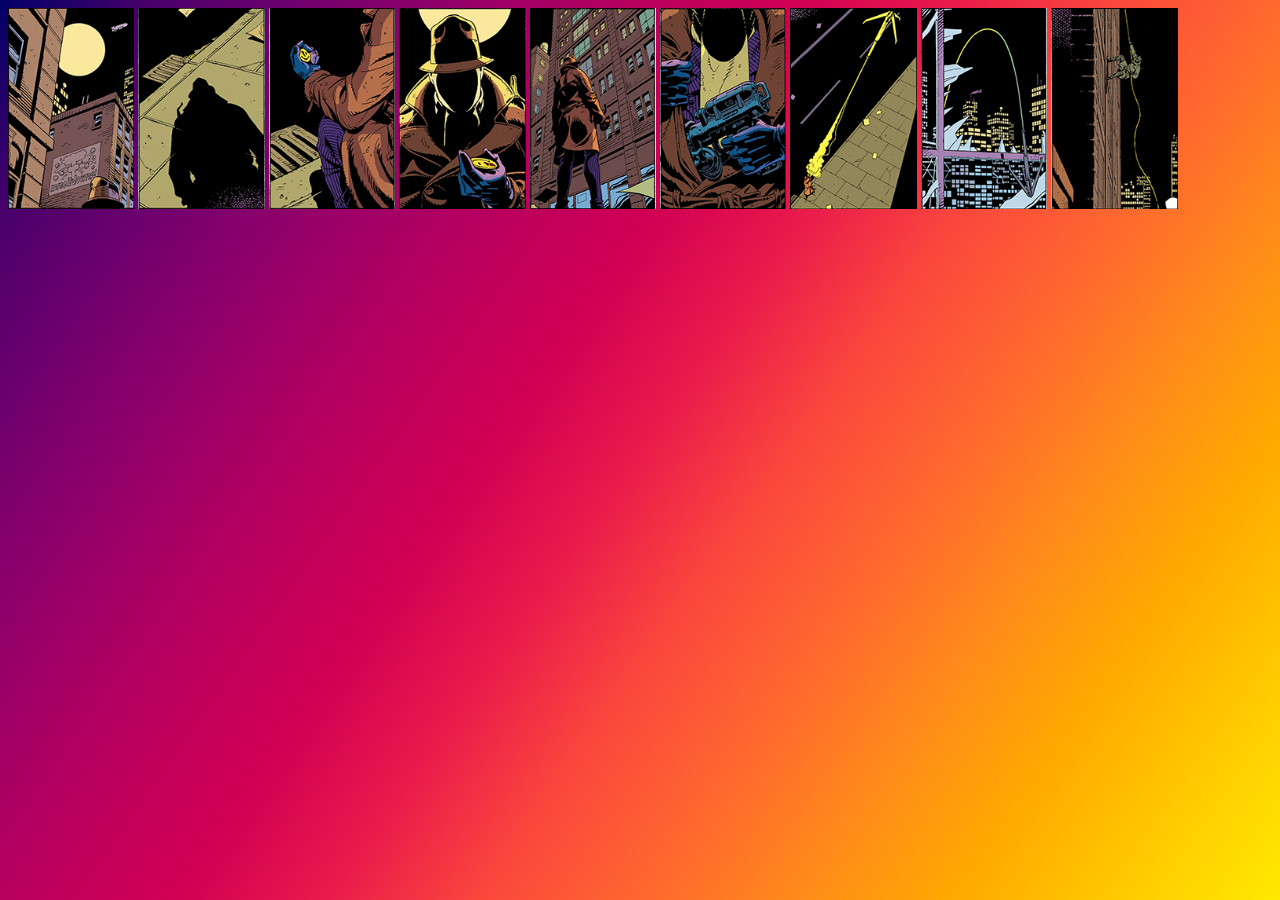
<file: M08UF1006_Jharo_watchmen/index.html>
<!DOCTYPE html>
<html lang="en">
<head>
    <meta charset="UTF-8">
    <meta name="viewport" content="width=device-width, initial-scale=1.0">
    <title>watchem</title>
    <link rel="stylesheet" href="fons.css" media="screen">
    <link rel="stylesheet" href="print.css"media="print">
</head>
<body>
   <img src="img/Watch1.png" alt="">
   <img src="img/Watch2.png" alt="">
   <img src="img/Watch3.png" alt="">
   <img src="img/Watch4.png" alt="">
   <img src="img/Watch5.png" alt="">
   <img src="img/Watch6.png" alt="">
   <img src="img/Watch7.png" alt="">
   <img src="img/Watch8.png" alt="">
   <img src="img/Watch9.png" alt="">
</body>
</html>
</file>
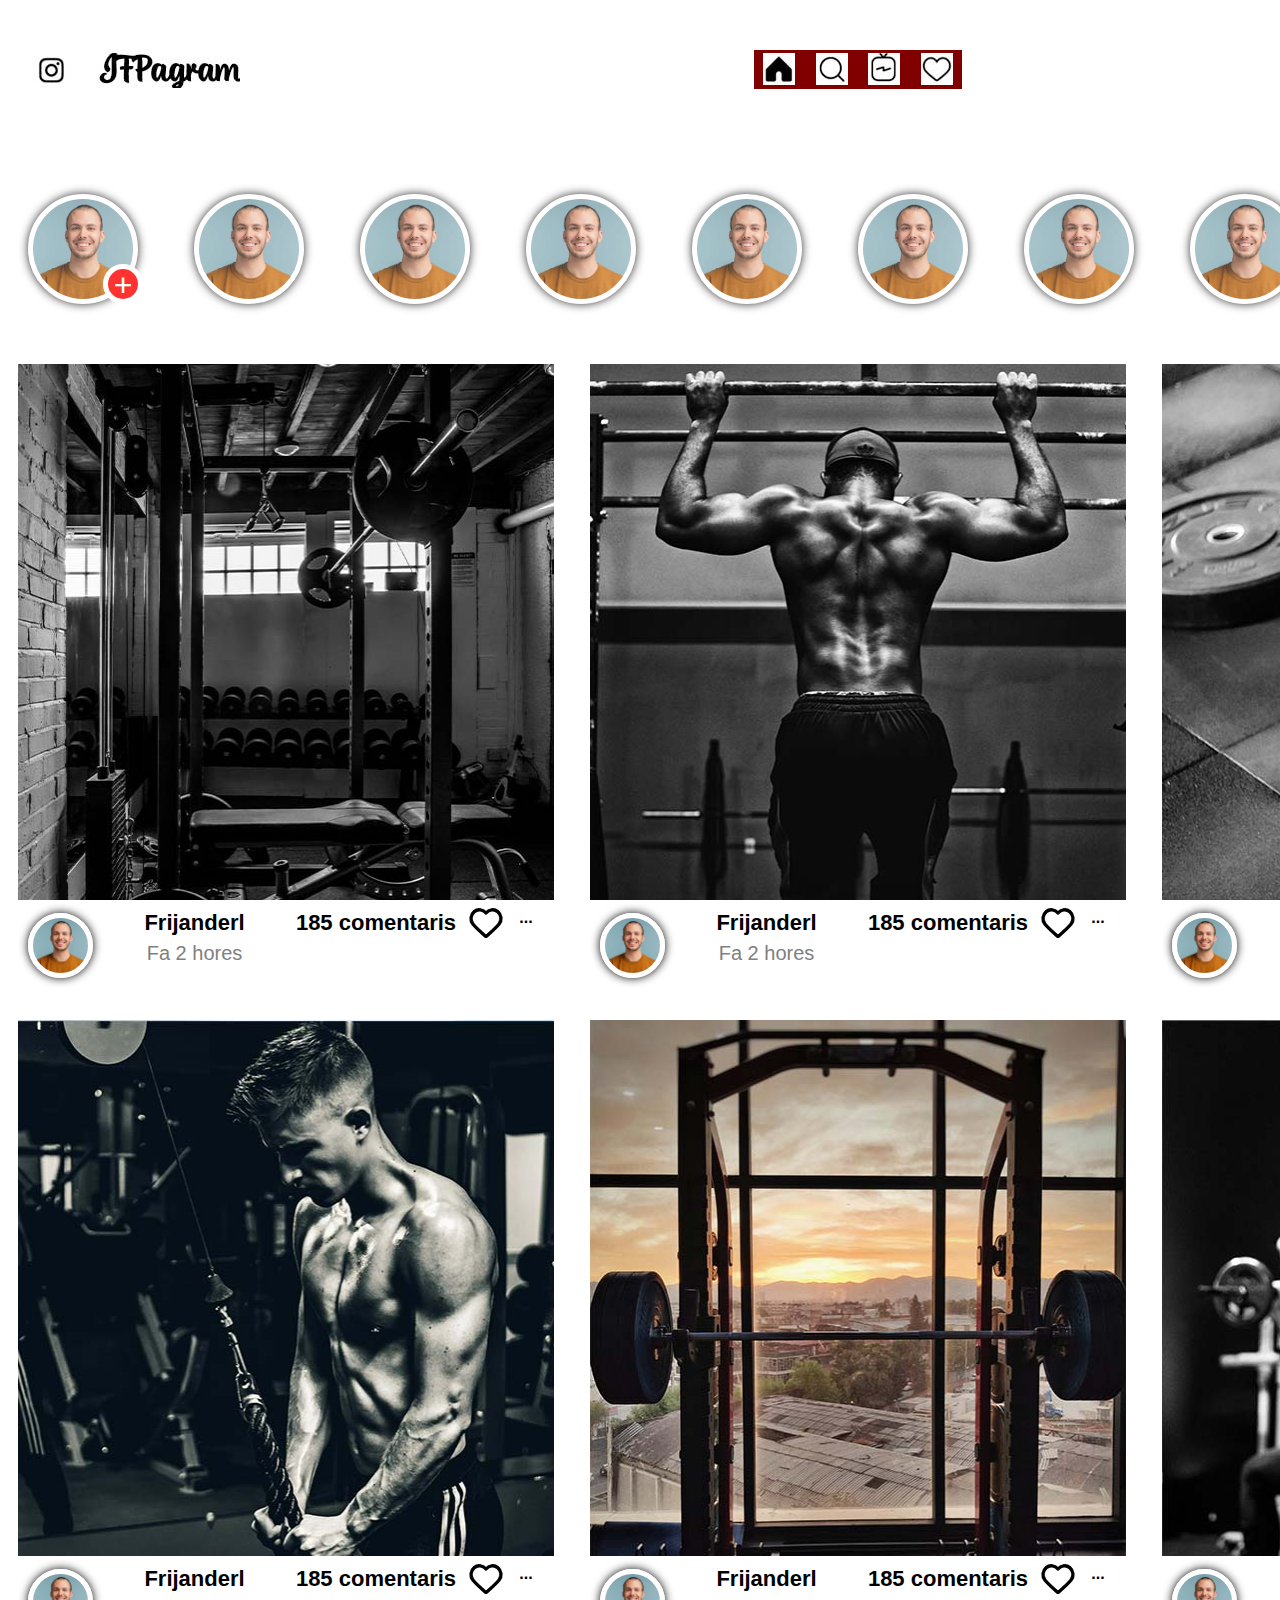
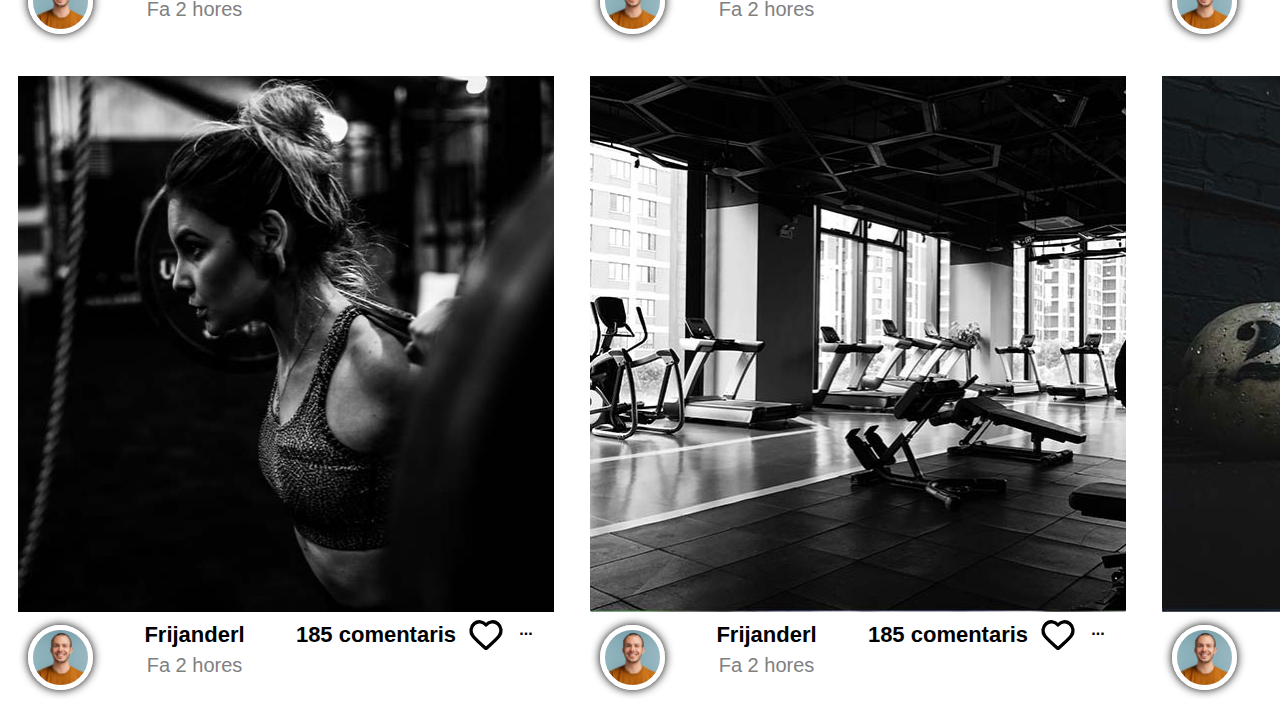
<file: M08UF1007_Jharo_ifpgram/index.html>
<!DOCTYPE html>
<html lang="en">
<head>
    <meta charset="UTF-8">
    <meta name="viewport" content="width=device-width, initial-scale=1.0">
    <title>IFPagram</title>
    <link rel="stylesheet" href="css/reset.css"> 
    <link rel="stylesheet" href="css/style.css">
</head>
<body>
    <header>
        <div class="contenidor">
            <a href="#"><div class="home"></div></a>
            <ul class="menu">
                <a href="#"><li class="inici"></li></a>
                <a href="#"><li class="cerca"></li></a>
                <a href="#"><li class="reels"></li></a>
                <a href="#"><li class="favorits"></li></a>
            </ul>
            <div class="perfil">
                <li class="mensaje"></li>
            </div>
        </div>
    </header>

    <nav>
        <div class="contenidor">
            <div class="circulo"></div>
            <div class="circulo"></div>
            <div class="circulo"></div>
            <div class="circulo"></div>
            <div class="circulo"></div>
            <div class="circulo"></div>
            <div class="circulo"></div>
            <div class="circulo"></div>
            <div class="circulo"></div>
            <div class="circulo"></div>

    </div>
       
    </nav>

    <article>
        <div class="contenidor">
            <div class="entrada">
                <img src="img/images/ifpagram_20.jpg" alt="">
                <div class="reaccions">
                    <div class="esquerra">
                         <div class="fotoautor"></div>
                        <div class="autor">Frijanderl</div>
                        <p class="moment">Fa 2 hores</p>
                    </div>
                    <div class="dreta">
                        <p class="comentari">185 comentaris</p>
                        <div class="like"><svg viewBox="0 0 24 24" fill="none" xmlns="http://www.w3.org/2000/svg"><g id="SVGRepo_bgCarrier" stroke-width="0"></g><g id="SVGRepo_tracerCarrier" stroke-linecap="round" stroke-linejoin="round"></g><g id="SVGRepo_iconCarrier"> <path fill-rule="evenodd" clip-rule="evenodd" d="M12 6.00019C10.2006 3.90317 7.19377 3.2551 4.93923 5.17534C2.68468 7.09558 2.36727 10.3061 4.13778 12.5772C5.60984 14.4654 10.0648 18.4479 11.5249 19.7369C11.6882 19.8811 11.7699 19.9532 11.8652 19.9815C11.9483 20.0062 12.0393 20.0062 12.1225 19.9815C12.2178 19.9532 12.2994 19.8811 12.4628 19.7369C13.9229 18.4479 18.3778 14.4654 19.8499 12.5772C21.6204 10.3061 21.3417 7.07538 19.0484 5.17534C16.7551 3.2753 13.7994 3.90317 12 6.00019Z" stroke="#000000" stroke-width="2" stroke-linecap="round" stroke-linejoin="round"></path> </g></svg></div>
                        <p class="mes">...</p>
                    </div>
                </div>
            </div>
            <div class="entrada">
                <img src="img/images/ifpagram_22.jpg" alt="">
                <div class="reaccions">
                    <div class="esquerra">
                         <div class="fotoautor"></div>
                        <div class="autor">Frijanderl</div>
                        <p class="moment">Fa 2 hores</p>
                    </div>
                    <div class="dreta">
                        <p class="comentari">185 comentaris</p>
                        <div class="like"><svg viewBox="0 0 24 24" fill="none" xmlns="http://www.w3.org/2000/svg"><g id="SVGRepo_bgCarrier" stroke-width="0"></g><g id="SVGRepo_tracerCarrier" stroke-linecap="round" stroke-linejoin="round"></g><g id="SVGRepo_iconCarrier"> <path fill-rule="evenodd" clip-rule="evenodd" d="M12 6.00019C10.2006 3.90317 7.19377 3.2551 4.93923 5.17534C2.68468 7.09558 2.36727 10.3061 4.13778 12.5772C5.60984 14.4654 10.0648 18.4479 11.5249 19.7369C11.6882 19.8811 11.7699 19.9532 11.8652 19.9815C11.9483 20.0062 12.0393 20.0062 12.1225 19.9815C12.2178 19.9532 12.2994 19.8811 12.4628 19.7369C13.9229 18.4479 18.3778 14.4654 19.8499 12.5772C21.6204 10.3061 21.3417 7.07538 19.0484 5.17534C16.7551 3.2753 13.7994 3.90317 12 6.00019Z" stroke="#000000" stroke-width="2" stroke-linecap="round" stroke-linejoin="round"></path> </g></svg></div>
                        <p class="mes">...</p>
                    </div>
                </div>
            </div>


    <div class="entrada">
        <img src="img/images/ifpagram_24.jpg" alt="">
        <div class="reaccions">
            <div class="esquerra">
                 <div class="fotoautor"></div>
                <div class="autor">Frijanderl</div>
                <p class="moment">Fa 2 hores</p>
            </div>
            <div class="dreta">
                <p class="comentari">185 comentaris</p>
                <div class="like"><svg viewBox="0 0 24 24" fill="none" xmlns="http://www.w3.org/2000/svg"><g id="SVGRepo_bgCarrier" stroke-width="0"></g><g id="SVGRepo_tracerCarrier" stroke-linecap="round" stroke-linejoin="round"></g><g id="SVGRepo_iconCarrier"> <path fill-rule="evenodd" clip-rule="evenodd" d="M12 6.00019C10.2006 3.90317 7.19377 3.2551 4.93923 5.17534C2.68468 7.09558 2.36727 10.3061 4.13778 12.5772C5.60984 14.4654 10.0648 18.4479 11.5249 19.7369C11.6882 19.8811 11.7699 19.9532 11.8652 19.9815C11.9483 20.0062 12.0393 20.0062 12.1225 19.9815C12.2178 19.9532 12.2994 19.8811 12.4628 19.7369C13.9229 18.4479 18.3778 14.4654 19.8499 12.5772C21.6204 10.3061 21.3417 7.07538 19.0484 5.17534C16.7551 3.2753 13.7994 3.90317 12 6.00019Z" stroke="#000000" stroke-width="2" stroke-linecap="round" stroke-linejoin="round"></path> </g></svg></div>
                <p class="mes">...</p>
            </div>
    </div>
</div>
<div class="entrada">
    <img src="img/images/ifpagram_38.jpg" alt="">
    <div class="reaccions">
        <div class="esquerra">
             <div class="fotoautor"></div>
            <div class="autor">Frijanderl</div>
            <p class="moment">Fa 2 hores</p>
        </div>
        <div class="dreta">
            <p class="comentari">185 comentaris</p>
            <div class="like"><svg viewBox="0 0 24 24" fill="none" xmlns="http://www.w3.org/2000/svg"><g id="SVGRepo_bgCarrier" stroke-width="0"></g><g id="SVGRepo_tracerCarrier" stroke-linecap="round" stroke-linejoin="round"></g><g id="SVGRepo_iconCarrier"> <path fill-rule="evenodd" clip-rule="evenodd" d="M12 6.00019C10.2006 3.90317 7.19377 3.2551 4.93923 5.17534C2.68468 7.09558 2.36727 10.3061 4.13778 12.5772C5.60984 14.4654 10.0648 18.4479 11.5249 19.7369C11.6882 19.8811 11.7699 19.9532 11.8652 19.9815C11.9483 20.0062 12.0393 20.0062 12.1225 19.9815C12.2178 19.9532 12.2994 19.8811 12.4628 19.7369C13.9229 18.4479 18.3778 14.4654 19.8499 12.5772C21.6204 10.3061 21.3417 7.07538 19.0484 5.17534C16.7551 3.2753 13.7994 3.90317 12 6.00019Z" stroke="#000000" stroke-width="2" stroke-linecap="round" stroke-linejoin="round"></path> </g></svg></div>
            <p class="mes">...</p>
        </div>
</div>
</div>
<div class="entrada">
    <img src="img/images/ifpagram_40.jpg" alt="">
    <div class="reaccions">
        <div class="esquerra">
             <div class="fotoautor"></div>
            <div class="autor">Frijanderl</div>
            <p class="moment">Fa 2 hores</p>
        </div>
        <div class="dreta">
            <p class="comentari">185 comentaris</p>
            <div class="like"><svg viewBox="0 0 24 24" fill="none" xmlns="http://www.w3.org/2000/svg"><g id="SVGRepo_bgCarrier" stroke-width="0"></g><g id="SVGRepo_tracerCarrier" stroke-linecap="round" stroke-linejoin="round"></g><g id="SVGRepo_iconCarrier"> <path fill-rule="evenodd" clip-rule="evenodd" d="M12 6.00019C10.2006 3.90317 7.19377 3.2551 4.93923 5.17534C2.68468 7.09558 2.36727 10.3061 4.13778 12.5772C5.60984 14.4654 10.0648 18.4479 11.5249 19.7369C11.6882 19.8811 11.7699 19.9532 11.8652 19.9815C11.9483 20.0062 12.0393 20.0062 12.1225 19.9815C12.2178 19.9532 12.2994 19.8811 12.4628 19.7369C13.9229 18.4479 18.3778 14.4654 19.8499 12.5772C21.6204 10.3061 21.3417 7.07538 19.0484 5.17534C16.7551 3.2753 13.7994 3.90317 12 6.00019Z" stroke="#000000" stroke-width="2" stroke-linecap="round" stroke-linejoin="round"></path> </g></svg></div>
            <p class="mes">...</p>
        </div>
</div>
</div>
<div class="entrada">
    <img src="img/images/ifpagram_42.jpg" alt="">
    <div class="reaccions">
        <div class="esquerra">
             <div class="fotoautor"></div>
            <div class="autor">Frijanderl</div>
            <p class="moment">Fa 2 hores</p>
        </div>
        <div class="dreta">
            <p class="comentari">185 comentaris</p>
            <div class="like"><svg viewBox="0 0 24 24" fill="none" xmlns="http://www.w3.org/2000/svg"><g id="SVGRepo_bgCarrier" stroke-width="0"></g><g id="SVGRepo_tracerCarrier" stroke-linecap="round" stroke-linejoin="round"></g><g id="SVGRepo_iconCarrier"> <path fill-rule="evenodd" clip-rule="evenodd" d="M12 6.00019C10.2006 3.90317 7.19377 3.2551 4.93923 5.17534C2.68468 7.09558 2.36727 10.3061 4.13778 12.5772C5.60984 14.4654 10.0648 18.4479 11.5249 19.7369C11.6882 19.8811 11.7699 19.9532 11.8652 19.9815C11.9483 20.0062 12.0393 20.0062 12.1225 19.9815C12.2178 19.9532 12.2994 19.8811 12.4628 19.7369C13.9229 18.4479 18.3778 14.4654 19.8499 12.5772C21.6204 10.3061 21.3417 7.07538 19.0484 5.17534C16.7551 3.2753 13.7994 3.90317 12 6.00019Z" stroke="#000000" stroke-width="2" stroke-linecap="round" stroke-linejoin="round"></path> </g></svg></div>
            <p class="mes">...</p>
        </div>
</div>
</div>
<div class="entrada">
    <img src="img/images/ifpagram_52.jpg" alt="">
    <div class="reaccions">
        <div class="esquerra">
             <div class="fotoautor"></div>
            <div class="autor">Frijanderl</div>
            <p class="moment">Fa 2 hores</p>
        </div>
        <div class="dreta">
            <p class="comentari">185 comentaris</p>
            <div class="like"><svg viewBox="0 0 24 24" fill="none" xmlns="http://www.w3.org/2000/svg"><g id="SVGRepo_bgCarrier" stroke-width="0"></g><g id="SVGRepo_tracerCarrier" stroke-linecap="round" stroke-linejoin="round"></g><g id="SVGRepo_iconCarrier"> <path fill-rule="evenodd" clip-rule="evenodd" d="M12 6.00019C10.2006 3.90317 7.19377 3.2551 4.93923 5.17534C2.68468 7.09558 2.36727 10.3061 4.13778 12.5772C5.60984 14.4654 10.0648 18.4479 11.5249 19.7369C11.6882 19.8811 11.7699 19.9532 11.8652 19.9815C11.9483 20.0062 12.0393 20.0062 12.1225 19.9815C12.2178 19.9532 12.2994 19.8811 12.4628 19.7369C13.9229 18.4479 18.3778 14.4654 19.8499 12.5772C21.6204 10.3061 21.3417 7.07538 19.0484 5.17534C16.7551 3.2753 13.7994 3.90317 12 6.00019Z" stroke="#000000" stroke-width="2" stroke-linecap="round" stroke-linejoin="round"></path> </g></svg></div>
            <p class="mes">...</p>
        </div>
</div>
</div>
<div class="entrada">
    <img src="img/images/ifpagram_54.jpg" alt="">
    <div class="reaccions">
        <div class="esquerra">
             <div class="fotoautor"></div>
            <div class="autor">Frijanderl</div>
            <p class="moment">Fa 2 hores</p>
        </div>
        <div class="dreta">
            <p class="comentari">185 comentaris</p>
            <div class="like"><svg viewBox="0 0 24 24" fill="none" xmlns="http://www.w3.org/2000/svg"><g id="SVGRepo_bgCarrier" stroke-width="0"></g><g id="SVGRepo_tracerCarrier" stroke-linecap="round" stroke-linejoin="round"></g><g id="SVGRepo_iconCarrier"> <path fill-rule="evenodd" clip-rule="evenodd" d="M12 6.00019C10.2006 3.90317 7.19377 3.2551 4.93923 5.17534C2.68468 7.09558 2.36727 10.3061 4.13778 12.5772C5.60984 14.4654 10.0648 18.4479 11.5249 19.7369C11.6882 19.8811 11.7699 19.9532 11.8652 19.9815C11.9483 20.0062 12.0393 20.0062 12.1225 19.9815C12.2178 19.9532 12.2994 19.8811 12.4628 19.7369C13.9229 18.4479 18.3778 14.4654 19.8499 12.5772C21.6204 10.3061 21.3417 7.07538 19.0484 5.17534C16.7551 3.2753 13.7994 3.90317 12 6.00019Z" stroke="#000000" stroke-width="2" stroke-linecap="round" stroke-linejoin="round"></path> </g></svg></div>
            <p class="mes">...</p>
        </div>
</div>
</div>
<div class="entrada">
    <img src="img/images/ifpagram_56.jpg" alt="">
    <div class="reaccions">
        <div class="esquerra">
             <div class="fotoautor"></div>
            <div class="autor">Frijanderl</div>
            <p class="moment">Fa 2 hores</p>
        </div>
        <div class="dreta">
            <p class="comentari">185 comentaris</p>
            <div class="like"><svg viewBox="0 0 24 24" fill="none" xmlns="http://www.w3.org/2000/svg"><g id="SVGRepo_bgCarrier" stroke-width="0"></g><g id="SVGRepo_tracerCarrier" stroke-linecap="round" stroke-linejoin="round"></g><g id="SVGRepo_iconCarrier"> <path fill-rule="evenodd" clip-rule="evenodd" d="M12 6.00019C10.2006 3.90317 7.19377 3.2551 4.93923 5.17534C2.68468 7.09558 2.36727 10.3061 4.13778 12.5772C5.60984 14.4654 10.0648 18.4479 11.5249 19.7369C11.6882 19.8811 11.7699 19.9532 11.8652 19.9815C11.9483 20.0062 12.0393 20.0062 12.1225 19.9815C12.2178 19.9532 12.2994 19.8811 12.4628 19.7369C13.9229 18.4479 18.3778 14.4654 19.8499 12.5772C21.6204 10.3061 21.3417 7.07538 19.0484 5.17534C16.7551 3.2753 13.7994 3.90317 12 6.00019Z" stroke="#000000" stroke-width="2" stroke-linecap="round" stroke-linejoin="round"></path> </g></svg></div>
            <p class="mes">...</p>
        </div>
</div>
</div>
    </article>
    
</body>
</html>
</file>
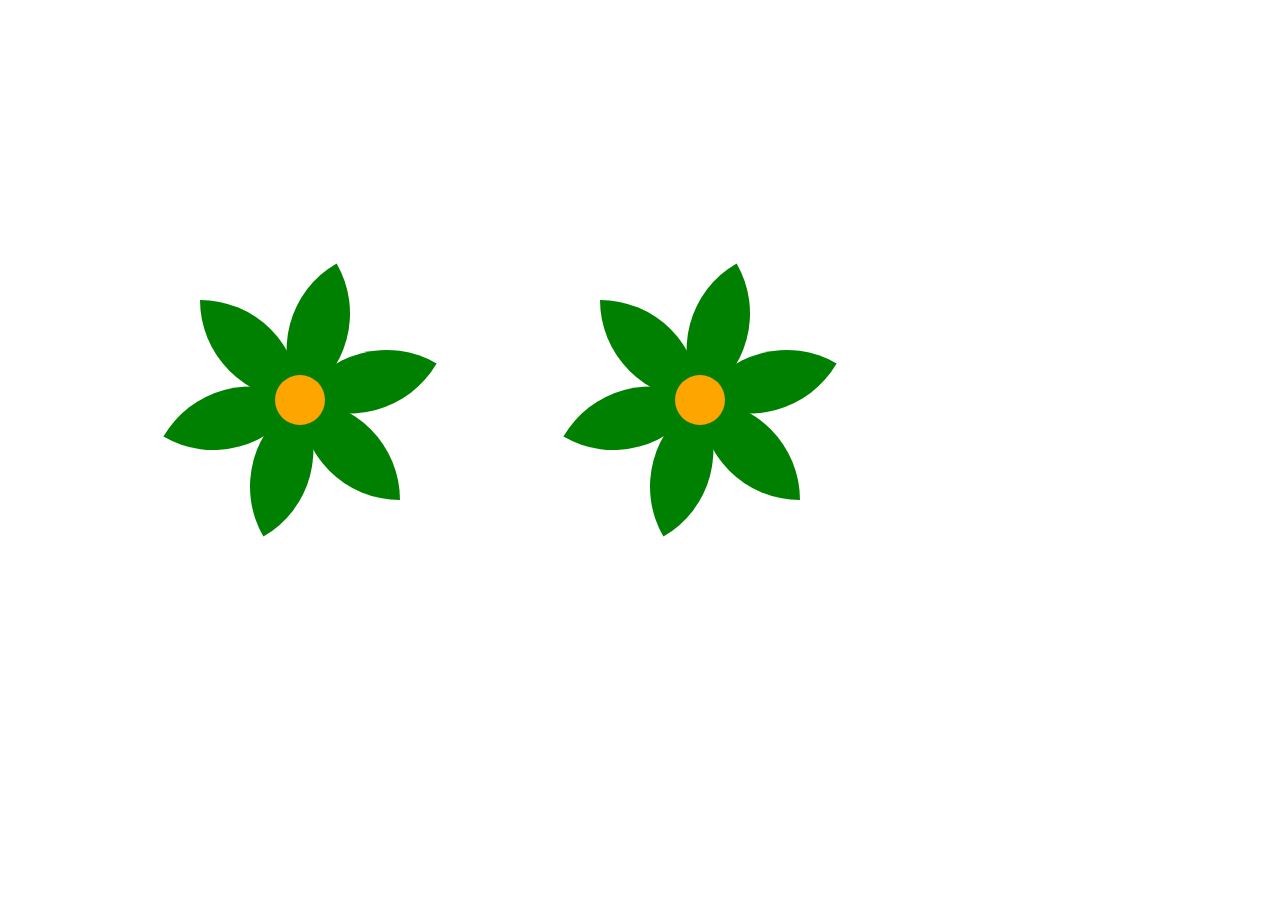
<file: M08UF1008_Jharo_floreta/index.html>
<!DOCTYPE html>
<html lang="en">
<head>
    <meta charset="UTF-8">
    <meta name="viewport" content="width=device-width, initial-scale=1.0">
    <title>Floreta</title>
    <link rel="stylesheet" href="css/style.css">
</head>
<body>
    <div class="flor">
            <div class="petal primer"></div>
            <div class="petal segon"></div>
            <div class="petal tercer"></div>
            <div class="petal quart"></div>
            <div class="petal cinque"></div>
            <div class="petal sise"></div>
            <div class="cor"></div>
</div>

        <div class="flor">
            <div class="petal primer"></div>
            <div class="petal segon"></div>
            <div class="petal tercer"></div>
            <div class="petal quart"></div>
            <div class="petal cinque"></div>
            <div class="petal sise"></div>
            <div class="cor"></div>
        </div>
</body>
</html>
</file>
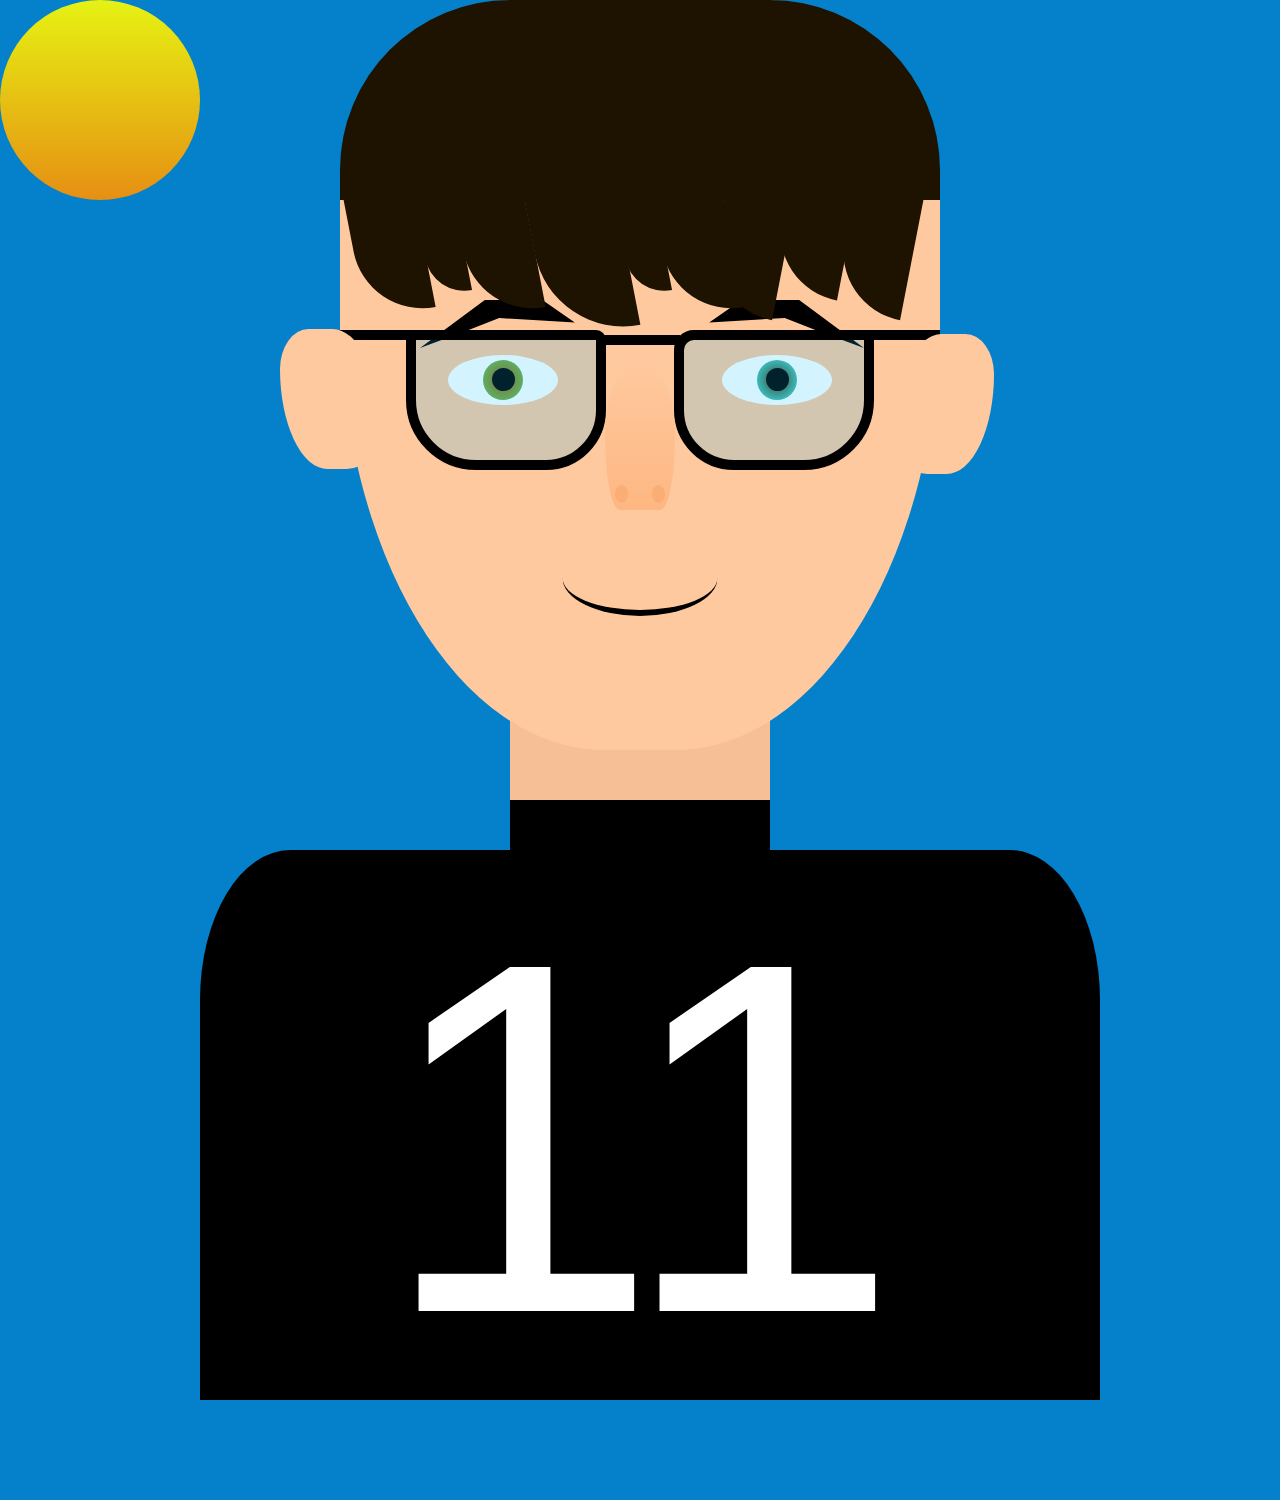
<file: M08UF1009_Jharo_careta/index.html>
<!DOCTYPE html>
<html lang="en">
<head>
    <meta charset="UTF-8">
    <meta name="viewport" content="width=device-width, initial-scale=1.0">
    <title>Jharo</title>
    <link rel="stylesheet" href="style.css">
</head>
<body>
<div class="snow"></div>




    <div class="cap" id="jharo">
            <div class="cara">
                <div class="cabell">
                    <div class="pelo1"></div>
                    <div class="pelo2"></div>
                    <div class="pelo3"></div>
                    <div class="pelo4"></div>
                    <div class="pelo5"></div>
                    <div class="pelo6"></div>
                    <div class="pelo7"></div>
                    <div class="pelo8"></div>
                    <div class="pelo9"></div>
                </div>  

                <div class="front">
                    <div class="celles c1"></div>
                    <div class="celles c2"></div>
                </div>

                <div class="gafas">
                    <div class="patillaL"></div>
                    <div class="patillaR"></div>
                    <div class="lenteL"></div>
                    <div class="pont"></div>
                    <div class="lenteR"></div>
                </div>
                
                <div class="mirada">
                    <div class="parpado"></div>
                    <div class="ull uEsq">
                        <div class="pupila">
                            <div class="iris"></div>
                        </div>

                    </div>

                    <div class="ull uDre">
                        <div class="pupila">
                            <div class="iris"></div>
                        </div>

                    </div>
                </div>

                <div class="orelles">
                    <div class="orejas c1"></div>
                    <div class="orejas c2"></div>
                </div>

                <div class="nas">
                    <div class="circulo1"></div>
                    <div class="circulo2"></div>
                </div>
            
                <div class="boca">
                    <div class="lengua"></div>
                </div>

                <div class="barbeta"></div>

            </div>
    <div class="coll">

    </div>

<div class="cuerpo">
    <div class="alto"></div>
        <p class="numero">11</p>
    
</div>
</div>

</body>
</html>
</file>
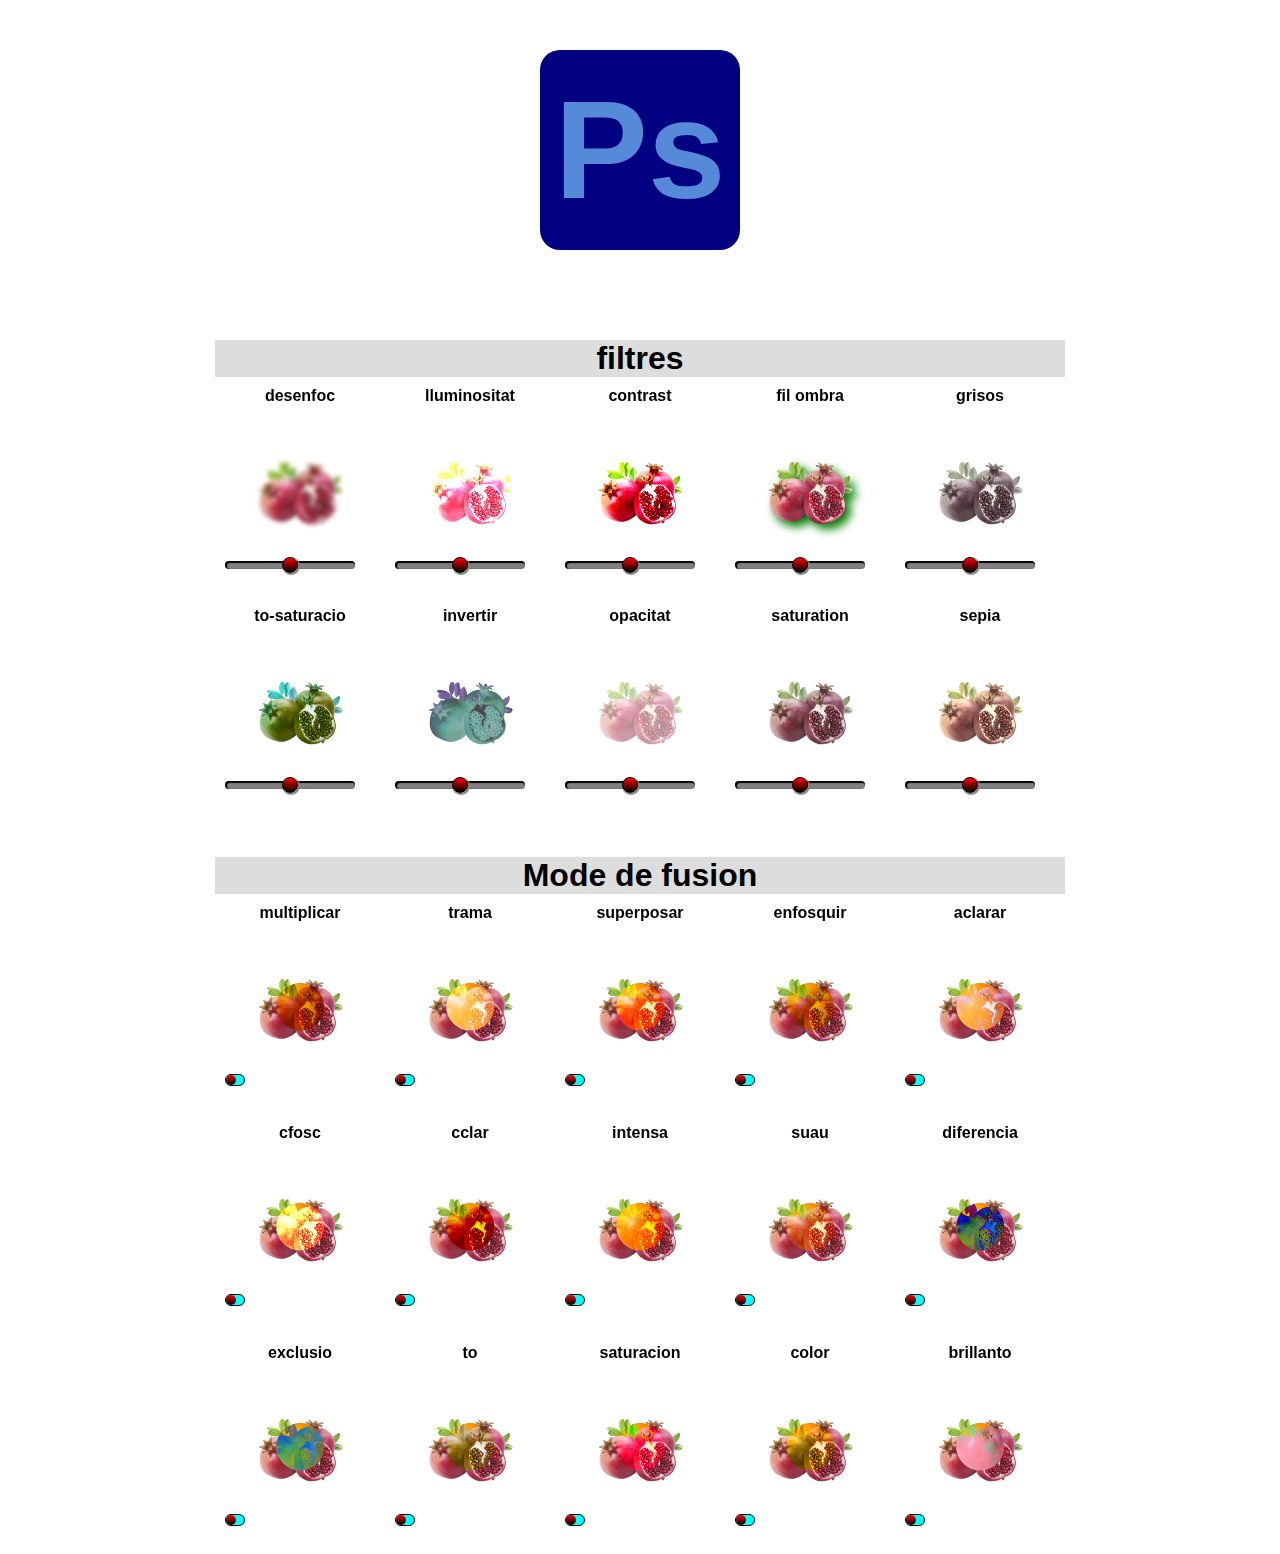
<file: MP08UF02002_haroJ_photoshop/index.html>
<!DOCTYPE html>
<html lang="en">
<head>
    <meta charset="UTF-8">
    <meta name="viewport" content="width=device-width, initial-scale=1.0">
    <title>Fruit</title>
    <link rel="stylesheet" href="css/style.css">
    <link rel="stylesheet" href="css/style.css">
</head>
<body>

    <div class="logo">Ps</div>
    <div class="filtres">
        <h1>filtres</h1>

        <div class="fil desenfoc">
            <h2>desenfoc</h2>
            <div class="imatge"></div>
            <input type="range">
        </div>
        <div class="fil lluminositat">
            <h2>lluminositat</h2>
            <div class="imatge"></div>
            <input type="range">
        </div>
        <div class="fil contrast">
            <h2>contrast</h2>
            <div class="imatge"></div>
            <input type="range">
        </div>
        <div class="fil ombra">
            <h2>fil ombra</h2>
            <div class="imatge"></div>
            <input type="range">
        </div>
        <div class="fil grisos">
            <h2>grisos</h2>
            <div class="imatge"></div>
            <input type="range">
        </div>
        <div class="fil to-saturacio">
            <h2>to-saturacio</h2>
            <div class="imatge"></div>
            <input type="range">
        </div>
        <div class="fil invertir">
            <h2> invertir</h2>
            <div class="imatge"></div>
            <input type="range">
        </div>
        <div class="fil opacitat">
            <h2>opacitat</h2>
            <div class="imatge"></div>
            <input type="range">
        </div>
        <div class="fil saturacio">
            <h2>saturation</h2>
            <div class="imatge"></div>
            <input type="range">
        </div>
        <div class="fil sepia">
            <h2>sepia</h2>
            <div class="imatge"></div>
            <input type="range">
        </div>
    </div>

        <div class="fusion">
            <h1>Mode de fusion</h1>
            <div class="fil multiplicar">
            <h2>multiplicar</h2>
            <div class="imatge">
                <div class="superposada"></div>
            </div>
            <input type="checkbox">
        </div>

        <div class="fil trama">
            <h2>trama</h2>
            <div class="imatge">
                <div class="superposada"></div>
            </div>
            <input type="checkbox">
        </div>

        <div class="fil superposar">
            <h2>superposar</h2>
            <div class="imatge">
                <div class="superposada"></div>
            </div>
            <input type="checkbox">
        </div>

        <div class="fil enfosquir">
            <h2>enfosquir</h2>
            <div class="imatge">
                <div class="superposada"></div>
            </div>
            <input type="checkbox">
        </div>

            <div class="fil aclarar">
            <h2>aclarar</h2>
            <div class="imatge">
                <div class="superposada"></div>
            </div>
            <input type="checkbox">
        </div>

        <div class="fil cfosc">
            <h2>cfosc</h2>
            <div class="imatge">
                <div class="superposada"></div>
            </div>
            <input type="checkbox">
        </div>

        <div class="fil cclar">
            <h2>cclar</h2>
            <div class="imatge">
                <div class="superposada"></div>
            </div>
            <input type="checkbox">
        </div>

        <div class="fil intensa">
            <h2>intensa</h2>
            <div class="imatge">
                <div class="superposada"></div>
            </div>
            <input type="checkbox">
        </div>

        <div class="fil suau">
            <h2>suau</h2>
            <div class="imatge">
                <div class="superposada"></div>
            </div>
            <input type="checkbox">
        </div>

        <div class="fil diferencia">
            <h2>diferencia</h2>
            <div class="imatge">
                <div class="superposada"></div>
            </div>
            <input type="checkbox">
        </div>
        <div class="fil exclusio">
            <h2>exclusio</h2>
            <div class="imatge">
                <div class="superposada"></div>
            </div>
            <input type="checkbox">
        </div>

        <div class="fil to">
            <h2>to</h2>
            <div class="imatge">
                <div class="superposada"></div>
            </div>
            <input type="checkbox">
        </div>

        <div class="fil saturacion">
            <h2>saturacion</h2>
            <div class="imatge">
                <div class="superposada"></div>
            </div>
            <input type="checkbox">
        </div>

        <div class="fil color">
            <h2>color</h2>
            <div class="imatge">
                <div class="superposada"></div>
            </div>
            <input type="checkbox">
        </div>

        <div class="fil brillanto">
            <h2>brillanto</h2>
            <div class="imatge">
                <div class="superposada"></div>
            </div>
            <input type="checkbox">
        </div>
    </div>

</body>
</html>
</file>
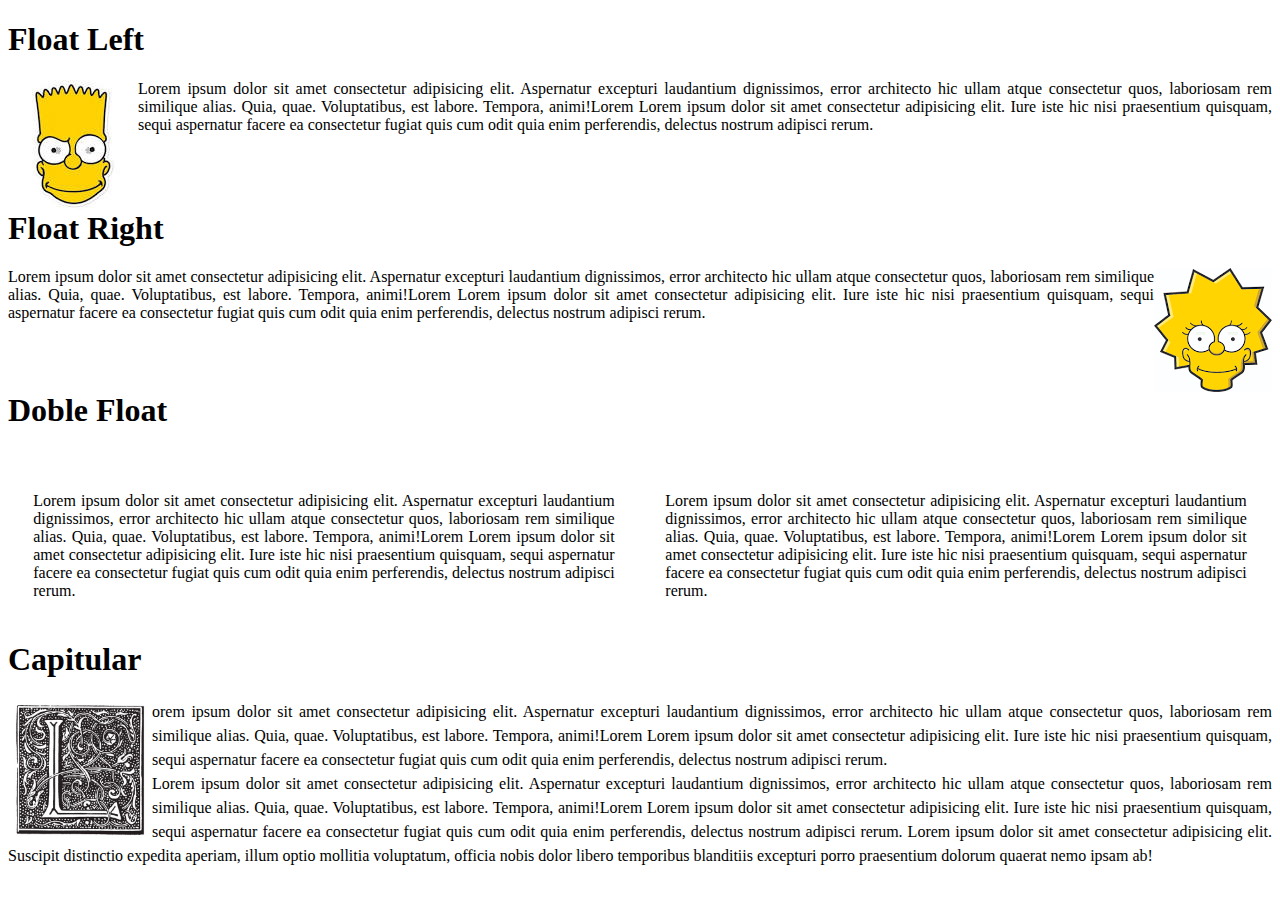
<file: MP08UF1004_HaroJ_Flotacions/index.html>
<!DOCTYPE html>
<html lang="en">
<head>
    <meta charset="UTF-8">
    <meta name="viewport" content="width=device-width, initial-scale=1.0">
    <title>Float</title>
    <style>
        img{
            float: none;
        }
        .Left img{
            float: left;
        }
        .Right img{
            float: right;
        }
        p{
            text-align: justify;
        }

    h1{
        clear: both;
    }

    .primer{
        width: 46%;
        float: left;
        padding: 2%;
    }
    .segon{
        width: 46%;
        float: right;
        padding: 2%;
    }
    .capitular img{
        width: 144px;
        float: left;
    }
    .capitular p {
        margin: 0;
        line-height: 24px;
    }

    </style>
</head>
<body>
    <div class="Left">
    <h1>Float Left</h1>
    <img src="img/bart.jpg" alt="">
    <p>Lorem ipsum dolor sit amet consectetur adipisicing elit. Aspernatur excepturi laudantium dignissimos, error architecto hic ullam atque consectetur quos, laboriosam rem similique alias. Quia, quae. Voluptatibus, est labore. Tempora, animi!Lorem  Lorem ipsum dolor sit amet consectetur adipisicing elit. Iure iste hic nisi praesentium quisquam, sequi aspernatur facere ea consectetur fugiat quis cum odit quia enim perferendis, delectus nostrum adipisci rerum.</p>
    </div>
    <div class="Right">
        <h1>Float Right</h1>
        <img src="img/lisa.png" alt="">
        <p>Lorem ipsum dolor sit amet consectetur adipisicing elit. Aspernatur excepturi laudantium dignissimos, error architecto hic ullam atque consectetur quos, laboriosam rem similique alias. Quia, quae. Voluptatibus, est labore. Tempora, animi!Lorem  Lorem ipsum dolor sit amet consectetur adipisicing elit. Iure iste hic nisi praesentium quisquam, sequi aspernatur facere ea consectetur fugiat quis cum odit quia enim perferendis, delectus nostrum adipisci rerum.</p>
        </div>
        <div class="columnes">
            <h1>Doble Float</h1>
            <p class="primer">Lorem ipsum dolor sit amet consectetur adipisicing elit. Aspernatur excepturi laudantium dignissimos, error architecto hic ullam atque consectetur quos, laboriosam rem similique alias. Quia, quae. Voluptatibus, est labore. Tempora, animi!Lorem  Lorem ipsum dolor sit amet consectetur adipisicing elit. Iure iste hic nisi praesentium quisquam, sequi aspernatur facere ea consectetur fugiat quis cum odit quia enim perferendis, delectus nostrum adipisci rerum.</p>
            <p class="segon">Lorem ipsum dolor sit amet consectetur adipisicing elit. Aspernatur excepturi laudantium dignissimos, error architecto hic ullam atque consectetur quos, laboriosam rem similique alias. Quia, quae. Voluptatibus, est labore. Tempora, animi!Lorem  Lorem ipsum dolor sit amet consectetur adipisicing elit. Iure iste hic nisi praesentium quisquam, sequi aspernatur facere ea consectetur fugiat quis cum odit quia enim perferendis, delectus nostrum adipisci rerum.</p>
            </div>
            <div class="capitular">
                <h1>Capitular</h1>
                <img src="img/capitular.jpg" alt="">
                <p>orem ipsum dolor sit amet consectetur adipisicing elit. Aspernatur excepturi laudantium dignissimos, error architecto hic ullam atque consectetur quos, laboriosam rem similique alias. Quia, quae. Voluptatibus, est labore. Tempora, animi!Lorem  Lorem ipsum dolor sit amet consectetur adipisicing elit. Iure iste hic nisi praesentium quisquam, sequi aspernatur facere ea consectetur fugiat quis cum odit quia enim perferendis, delectus nostrum adipisci rerum.</p>
                <p>Lorem ipsum dolor sit amet consectetur adipisicing elit. Aspernatur excepturi laudantium dignissimos, error architecto hic ullam atque consectetur quos, laboriosam rem similique alias. Quia, quae. Voluptatibus, est labore. Tempora, animi!Lorem  Lorem ipsum dolor sit amet consectetur adipisicing elit. Iure iste hic nisi praesentium quisquam, sequi aspernatur facere ea consectetur fugiat quis cum odit quia enim perferendis, delectus nostrum adipisci rerum. Lorem ipsum dolor sit amet consectetur adipisicing elit. Suscipit distinctio expedita aperiam, illum optio mollitia voluptatum, officia nobis dolor libero temporibus blanditiis excepturi porro praesentium dolorum quaerat nemo ipsam ab!</p>
                </div>
</body>
</html>
</file>
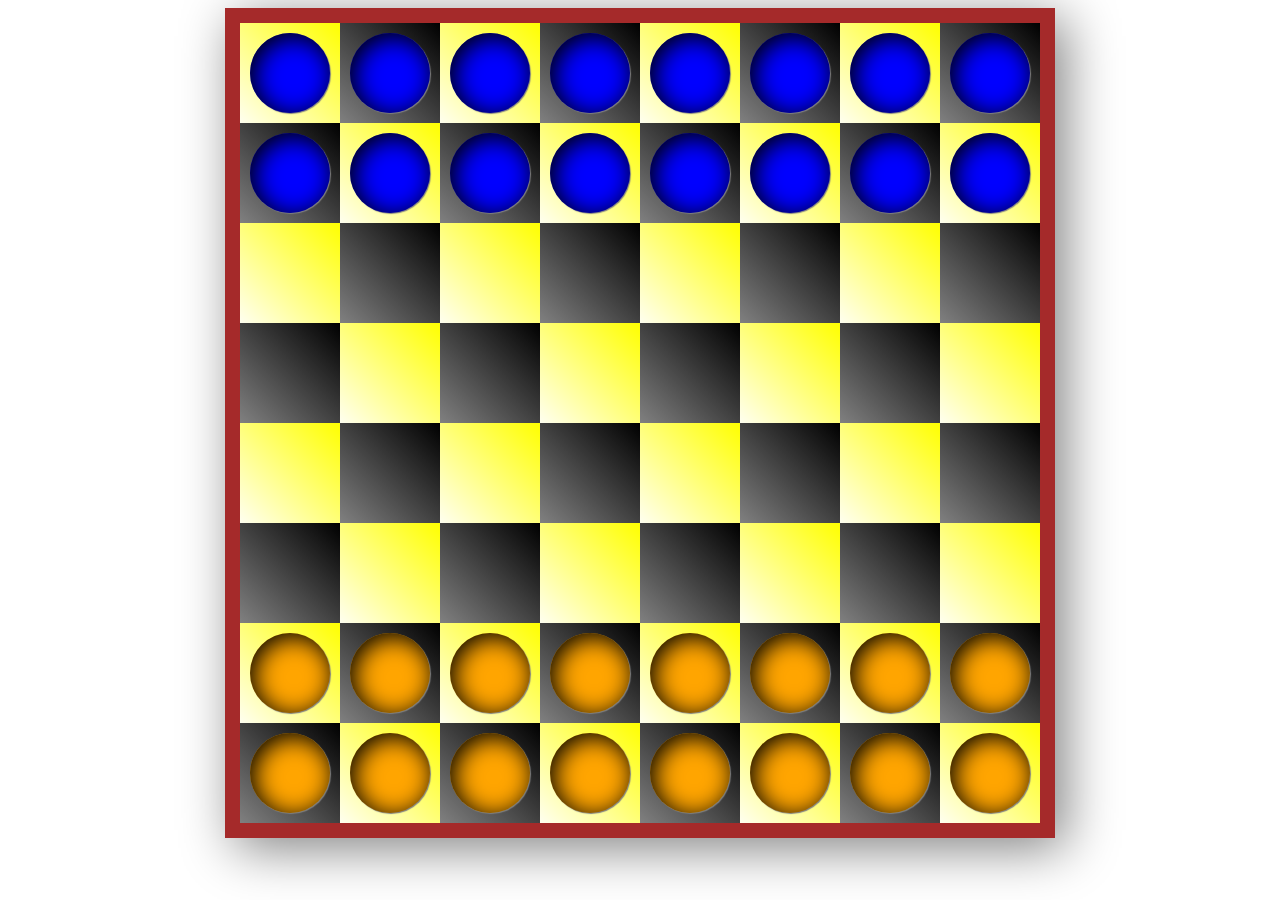
<file: MP08UF1005_HaroJ_Floations/index.html>
<!DOCTYPE html>
<html lang="en">
<head>
    <meta charset="UTF-8">
    <meta name="viewport" content="width=device-width, initial-scale=1.0">
    <title>Escacs</title>
    <link rel="stylesheet" href="index.css">
    
</head>
<body>
    <div class="taulell">
    <div class="contenidor">
    <div class="casella">
        <div class="fitxa"></div>
    </div>  
    <div class="casella">
        <div class="fitxa"></div>
    </div>  
    <div class="casella">
        <div class="fitxa"></div>
    </div>  
    <div class="casella">
        <div class="fitxa"></div>
    </div>  
    <div class="casella">
        <div class="fitxa"></div>
    </div>  
    <div class="casella">
        <div class="fitxa"></div>
    </div>  
    <div class="casella">
        <div class="fitxa"></div>
    </div>  
    <div class="casella">
        <div class="fitxa"></div>
    </div>  
   
</div>  

<div class="contenidor">
    <div class="casella">
        <div class="fitxa"></div>
    </div>  
    <div class="casella">
        <div class="fitxa"></div>
    </div>  
    <div class="casella">
        <div class="fitxa"></div>
    </div>  
    <div class="casella">
        <div class="fitxa"></div>
    </div>  
    <div class="casella">
        <div class="fitxa"></div>
    </div>  
    <div class="casella">
        <div class="fitxa"></div>
    </div>  
    <div class="casella">
        <div class="fitxa"></div>
    </div>  
    <div class="casella">
        <div class="fitxa"></div>
    </div>  
   
</div>  
<div class="contenidor">
    <div class="casella"></div>  
    <div class="casella"></div>  
    <div class="casella"></div>  
    <div class="casella"></div>  
    <div class="casella"></div>  
    <div class="casella"></div>  
    <div class="casella"></div>  
    <div class="casella"></div>  
</div> 
<div class="contenidor">
    <div class="casella"></div>  
    <div class="casella"></div>  
    <div class="casella"></div>  
    <div class="casella"></div>  
    <div class="casella"></div>  
    <div class="casella"></div>  
    <div class="casella"></div>  
    <div class="casella"></div>  
</div> 
<div class="contenidor">
    <div class="casella"></div>  
    <div class="casella"></div>  
    <div class="casella"></div>  
    <div class="casella"></div>  
    <div class="casella"></div>  
    <div class="casella"></div>  
    <div class="casella"></div>  
    <div class="casella"></div>  
</div> 
<div class="contenidor">
    <div class="casella"></div>  
    <div class="casella"></div>  
    <div class="casella"></div>  
    <div class="casella"></div>  
    <div class="casella"></div>  
    <div class="casella"></div>  
    <div class="casella"></div>  
    <div class="casella"></div>  
</div> 
<div class="contenidor">
    <div class="casella">
        <div class="fitxa"></div>
    </div>  
    <div class="casella">
        <div class="fitxa"></div>
    </div>  
    <div class="casella">
        <div class="fitxa"></div>
    </div>  
    <div class="casella">
        <div class="fitxa"></div>
    </div>  
    <div class="casella">
        <div class="fitxa"></div>
    </div>  
    <div class="casella">
        <div class="fitxa"></div>
    </div>  
    <div class="casella">
        <div class="fitxa"></div>
    </div>  
    <div class="casella">
        <div class="fitxa"></div>
    </div>  
   
</div>  
<div class="contenidor">
    <div class="casella">
        <div class="fitxa"></div>
    </div>  
    <div class="casella">
        <div class="fitxa"></div>
    </div>  
    <div class="casella">
        <div class="fitxa"></div>
    </div>  
    <div class="casella">
        <div class="fitxa"></div>
    </div>  
    <div class="casella">
        <div class="fitxa"></div>
    </div>  
    <div class="casella">
        <div class="fitxa"></div>
    </div>  
    <div class="casella">
        <div class="fitxa"></div>
    </div>  
    <div class="casella">
        <div class="fitxa"></div>
    </div>  
</div>
</div>  
</body>
</html>
</file>
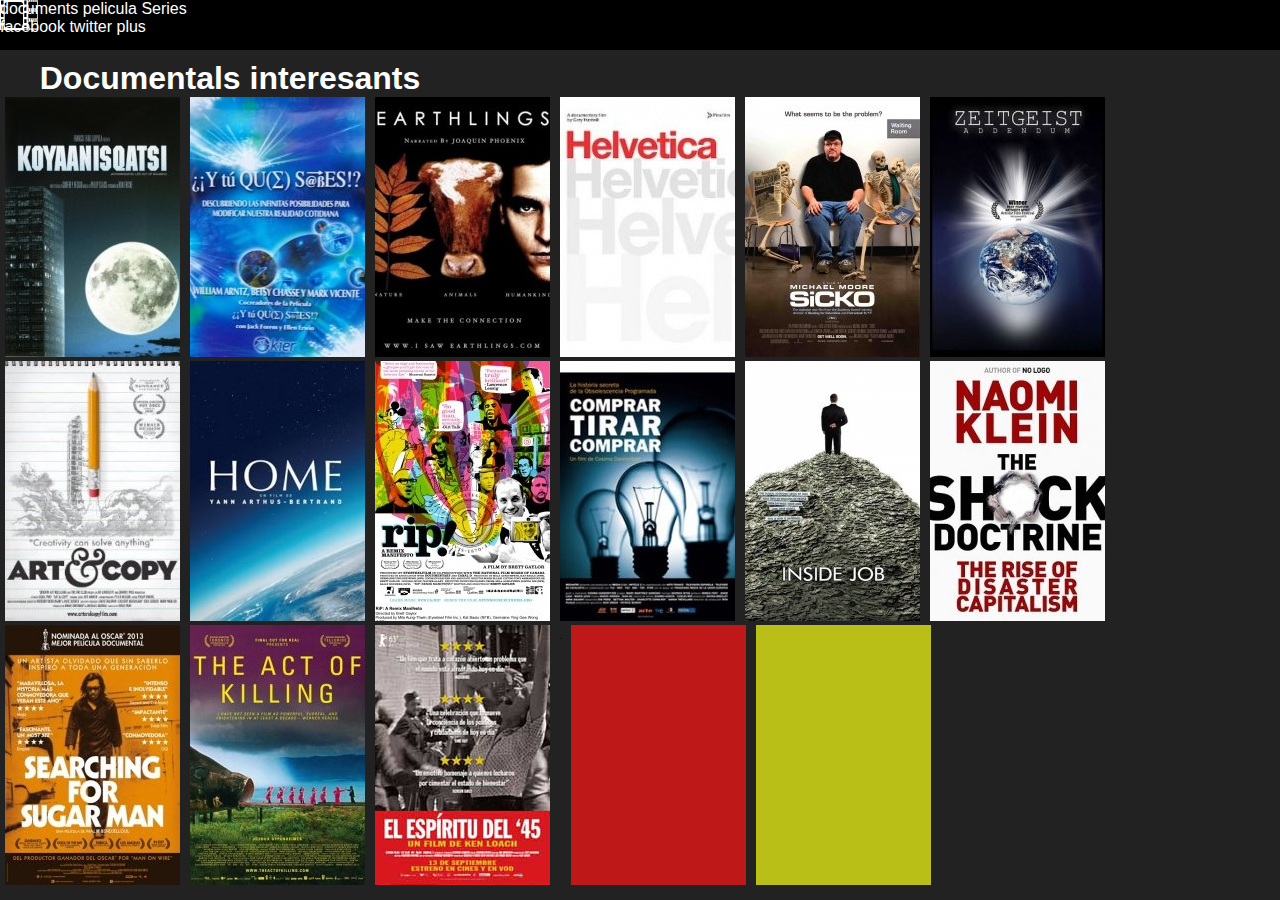
<file: M08UF1E01_Jharo_pelys/html/index.html>
<!DOCTYPE html>
<html lang="en">
<head>
    <meta charset="UTF-8">
    <meta name="viewport" content="width=device-width, initial-scale=1.0">
    <title>Document</title>
    <link rel="stylesheet" href="../css/style.css">
</head>
<body>
    <header class="nav">
        <ul class="esq">
            <p>documents pelicula Series</p>
        </ul>

        <ul class="dret">
            <p>facebook twitter plus</p>
        </ul>
    </header>

    <div class="interesants">
        <h1>Documentals interesants</h1>

        <div class="imagen"><img src="../img/1982Koyaanisqatsi.jpg" alt="">

        </div>
        <div class="imagen"><img src="../img/2004YTuQueSabes.jpg" alt="">

        </div>
        <div class="imagen"><img src="../img/2005Earthlings.jpg" alt="">
        
        </div>
        <div class="imagen"><img src="../img/2007Helvetica.jpg" alt="">
        
        </div>
        <div class="imagen"><img src="../img/2007Sicko.jpg" alt="">
        
        </div>
        <div class="imagen"><img src="../img/2008Zeitgeist2.jpg" alt="">
        
        </div>
        <div class="imagen"><img src="../img/2009ArtAndCopy.jpg" alt="">
        </div>
        <div class="imagen"><img src="../img/2009Home.jpg" alt=""></div>
        <div class="imagen"><img src="../img/2009RipARemixManifesto.jpg" alt=""></div>
        <div class="imagen"><img src="../img/2010ComprarTirarComprar.jpg" alt=""></div>
        <div class="imagen"><img src="../img/2010InsideJob.jpg" alt=""></div>
        <div class="imagen"><img src="../img/2011LaDoctrinaDeShock.jpg" alt=""></div>
        <div class="imagen"><img src="../img/2012SearchingForSugarMan.jpg" alt=""></div>
        <div class="imagen"><img src="../img/2012TheActOfKilling.jpg" alt=""></div>
        <div class="imagen"><img src="../img/2013ElEspirituDel45.jpg" alt=""></div>
        <div class="imagen"><img src="../img/quasinegre.png" alt=""></div>
        <div class="imagen"><img src="../img/XXXXpeli.jpg" alt=""></div>
        <div class="imagen"><img src="../img/XXXXserie.jpg" alt=""></div>
    </div>
</body>
</html>
</file>
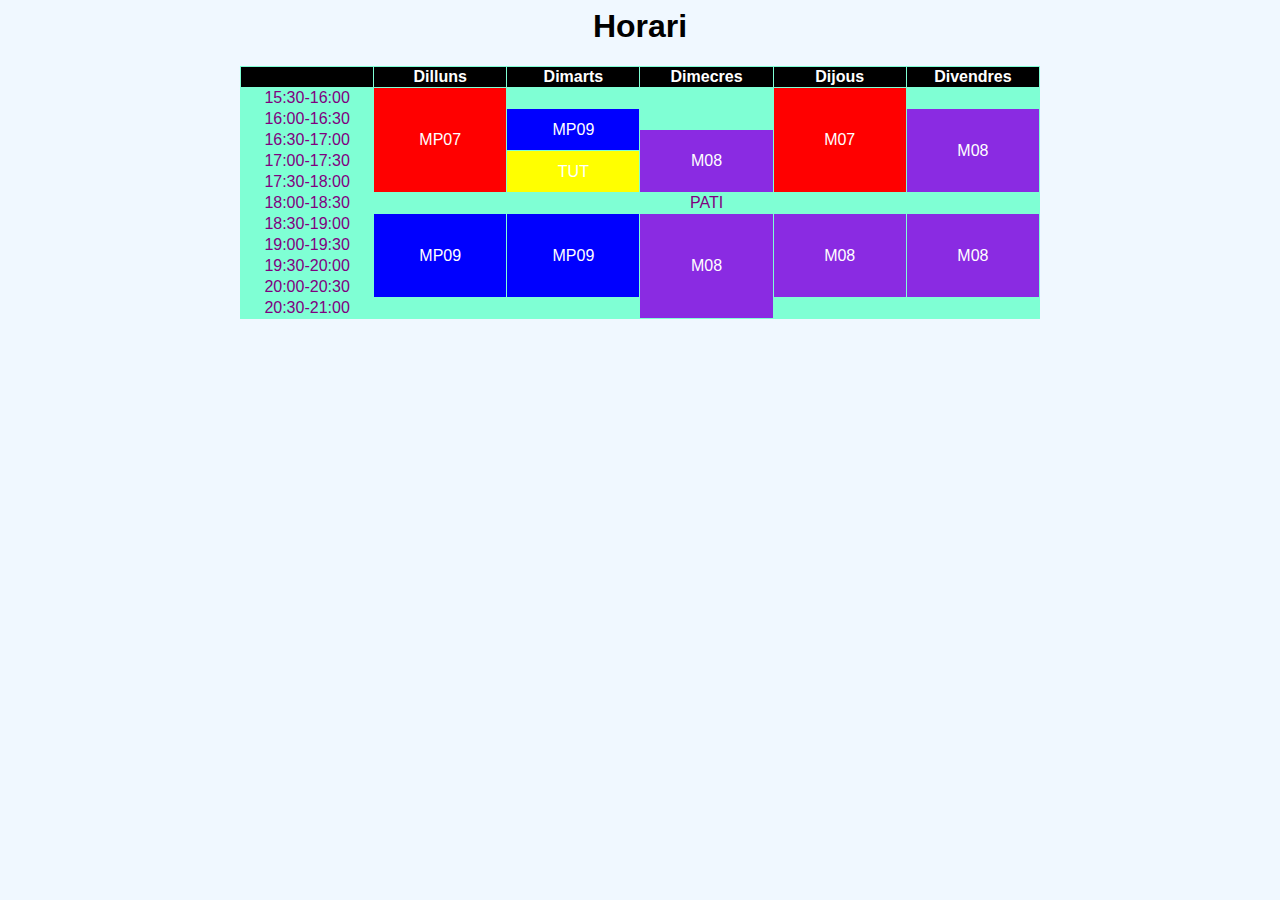
<file: MP08UF1002_haroJ_calendari/calendari+css.html>
<html>
    <head>
        <title>Calendari</title>
        <style>


            body {
                background-color: aliceblue;
                font-family: 'Trebuchet MS', 'Lucida Sans Unicode', 'Lucida Grande', 'Lucida Sans', Arial, sans-serif;
             text-align: center;
            }

            h1{
               
            }
    table{
        color: purple;
        background-color: aquamarine;
        text-align: center;
        width: 800px;
        margin: auto;
}
    th{
        color: white;
        background-color: black;
        width: 100px;
    }
.MP07{
    background-color: red;
    color: bisque;
}
.Mp07:hover{
    background-color: yellow;

}
.MP09{
    background-color: blue;
    color: aquamarine;
}

.MP09:hover{
    background-color: yellow;

}
.M08{
    background-color: blueviolet;
    color: azure;
}
.M08:hover{
    background-color: yellow;
}
.TUT{
background-color: yellow;
color: rgb(27, 32, 32);
}

           /* com combinar etiquetes*/

           .MP07,  .M08,  .MP09, .TUT {
    color: white;
}
.MP07:hover, .M08:hover, .TUT:hover, .MP09:hover{
    background-color: azure;
    color: black;
}



        </style>
    </head>

    <body >
        <h1>Horari</h1>

        <table width="900px" cellspacing="1">
            <tr >
                <th width="150px"></th>
                <th width="150px">Dilluns</th>
                <th width="150px">Dimarts</th>
                <th width="150px">Dimecres</th>
                <th width="150px">Dijous</th>
                <th width="150px">Divendres</th>
            </tr>
            <tr>
                <td>15:30-16:00</td>
                <td rowspan="5"class="MP07">MP07</td>
                <td></td>
                <td rowspan="2"></td>
                <td rowspan="5" class="MP07">M07</td>
                <td></td>
            </tr>
            <tr >
                <td>16:00-16:30</td>
                <td rowspan="2" class="MP09">MP09</td>
                <td rowspan="4" class="M08" >M08</td>
            </tr>
            <tr >
                <td>16:30-17:00</td>
                <td rowspan="3" class="M08" >M08</td>
            </tr>
            <tr >
                <td>17:00-17:30</td>
                <td rowspan="2" class="TUT" >TUT</td>
            </tr>
            <tr >
                <td>17:30-18:00</td>
            </tr>
            <tr >
                <td>18:00-18:30</td>
                <td colspan="5">PATI</td>
            </tr>
            <tr >
                <td>18:30-19:00</td>
                <td rowspan="4" class="MP09" >MP09</td>
                <td rowspan="4" class="MP09" >MP09</td>
                <td rowspan="5" class="M08" >M08</td>
                <td rowspan="4" class="M08" >M08</td>
                <td rowspan="4" class="M08" >M08</td>
            </tr>
            <tr >
                <td>19:00-19:30</td>

            </tr>
            <tr >
                <td>19:30-20:00</td>
            </tr>
            <tr >
                <td>20:00-20:30</td>
            </tr>
            <tr >
                <td>20:30-21:00</td>
                <td></td>
                <td></td>
                <td></td>
                <td></td>
            </tr>
        </table>
    </body>
</html>
</file>
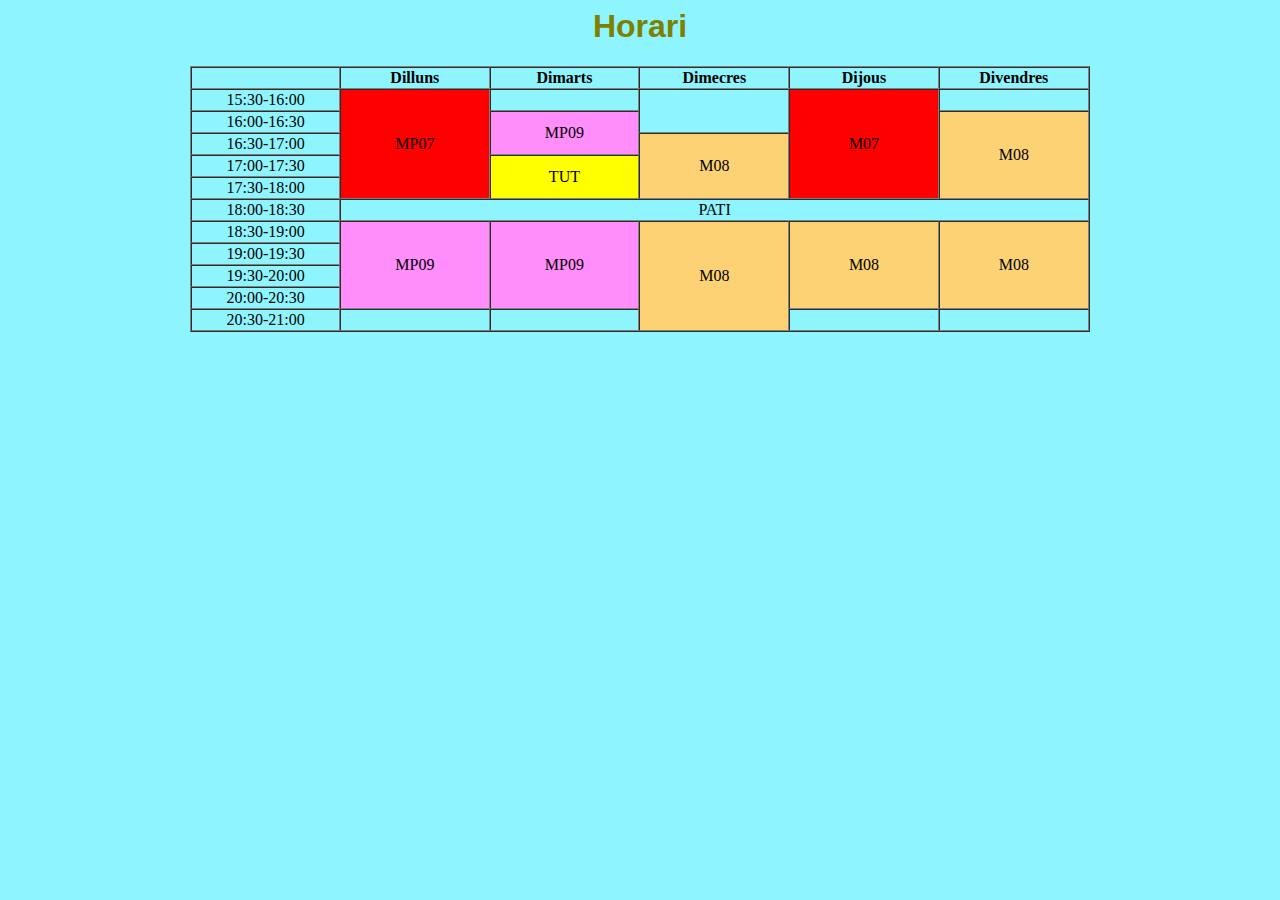
<file: MP08UF1002_haroJ_calendari/calendari.html>
<html>
    <head>
        <title>Calendari</title>
    </head>

    <body bgcolor="8ef5ff">
        <h1 align="center"><font face="Helvetica" color="olive">Horari</font></h1>

        <table border="1" width="900px" align="center" cellspacing="0">
            <tr align="center">
                <th width="150px"></th>
                <th width="150px">Dilluns</th>
                <th width="150px">Dimarts</th>
                <th width="150px">Dimecres</th>
                <th width="150px">Dijous</th>
                <th width="150px">Divendres</th>
            </tr>
            <tr align="center">
                <td>15:30-16:00</td>
                <td rowspan="5" bgcolor="red">MP07</td>
                <td></td>
                <td rowspan="2"></td>
                <td rowspan="5" bgcolor="red">M07</td>
                <td></td>
            </tr>
            <tr align="center">
                <td>16:00-16:30</td>
                <td rowspan="2" bgcolor="ff8efb">MP09</td>
                <td rowspan="4" bgcolor="fdd274">M08</td>
            </tr>
            <tr align="center">
                <td>16:30-17:00</td>
                <td rowspan="3" bgcolor="fdd274">M08</td>
            </tr>
            <tr align="center">
                <td>17:00-17:30</td>
                <td rowspan="2" bgcolor="yellow">TUT</td>
            </tr>
            <tr align="center">
                <td>17:30-18:00</td>
            </tr>
            <tr align="center">
                <td>18:00-18:30</td>
                <td colspan="5">PATI</td>
            </tr>
            <tr align="center">
                <td>18:30-19:00</td>
                <td rowspan="4" bgcolor="ff8efb">MP09</td>
                <td rowspan="4" bgcolor="ff8efb">MP09</td>
                <td rowspan="5"  bgcolor="fdd274">M08</td>
                <td rowspan="4"  bgcolor="fdd274">M08</td>
                <td rowspan="4"  bgcolor="fdd274">M08</td>
            </tr>
            <tr align="center">
                <td>19:00-19:30</td>

            </tr>
            <tr align="center">
                <td>19:30-20:00</td>
            </tr>
            <tr align="center">
                <td>20:00-20:30</td>
            </tr>
            <tr align="center">
                <td>20:30-21:00</td>
                <td></td>
                <td></td>
                <td></td>
                <td></td>
            </tr>
        </table>
    </body>
</html>
</file>
<file: M08UF1006_Jharo_watchmen/fons.css>
html {
    height: 100%;
}

body{
    background-image: linear-gradient(
    125deg,
    hsl(240deg 100% 20%) 0%,
    hsl(281deg 100% 21%) 8%,
    hsl(304deg 100% 23%) 17%,
    hsl(319deg 100% 30%) 25%,
    hsl(329deg 100% 36%) 33%,
    hsl(336deg 100% 41%) 42%,
    hsl(346deg 83% 51%) 50%,
    hsl(3deg 95% 61%) 58%,
    hsl(17deg 100% 59%) 67%,
    hsl(30deg 100% 55%) 75%,
    hsl(40deg 100% 50%) 83%,
    hsl(48deg 100% 50%) 92%,
    hsl(55deg 100% 50%) 100%
  );
}
   img {
    width: 10%;
   }
</file>
<file: M08UF1006_Jharo_watchmen/print.css>
html {
    height: 100%;
}

body{
   background-color: white;
}
   img {
    width: 10%;
   }

  
   img:nth-child(1) {
    position: absolute;
    left: 19mm;
    top: 8mm;
    height: 90mm;
    width: 57mm;
   }
   img:nth-child(2) {
    position: absolute;
    left: 78mm;
    top: 8mm;
    height: 90mm;
    width: 57mm;
   }
   img:nth-child(3) {
    position: absolute;
    left: 136mm;
    top: 8mm;
    height: 90mm;
    width: 57mm;
   }
   img:nth-child(4) {
    position: absolute;
    left: 19mm;
    top: 102mm;
    height: 90mm;
    width: 57mm;
   }
   img:nth-child(5) {
    position: absolute;
    left: 78mm;
    top: 102mm;
    height: 90mm;
    width: 57mm;
   }
   img:nth-child(6) {
    position: absolute;
    left: 136mm;
    top: 102mm;
    height: 90mm;
    width: 57mm;
   }
   img:nth-child(7) {
    position: absolute;
    left: 19mm;
    top: 194mm;
    height: 90mm;
    width: 57mm;
   }
   img:nth-child(8) {
    position: absolute;
    left: 78mm;
    top: 194mm;
    height: 90mm;
    width: 57mm;
   }
   img:nth-child(9) {
    position: absolute;
    left: 136mm;
    top: 194mm;
    height: 90mm;
    width: 57mm;
   }
</file>
<file: M08UF1007_Jharo_ifpgram/css/style.css>
body {
        font-family: Arial, Helvetica, sans-serif;
    }    
    
    
    header{
        height: 166px;
    }

    nav{
        height: 180px;
        
    }

  

    article{

       
    }
    .contenidor {
        width: 1716px;
        margin: auto;
        overflow: hidden;
        text-align: center;
    }
    .entrada{
        width: 536px;
        height: 620px;
        margin: 18px;
        float: left;
        
    }

    img {
        width: 536px;
        height: 536px;
    }
    .reaccions{
        height: 84px;
        overflow: hidden;
    }

    .circulo{
        width: 80px;
        height: 80px;
        background-color: brown;
        border-radius: 50%;
        display: inline-block;
        margin: 28px;
        background-image: url(../img/images/perfil.jpg);
        background-size: 100%;
        background-repeat: no-repeat;
        padding: 10px;
        border: solid 5px white;
        box-shadow: 0px 0px 10px black;
        opacity: 80%;
        float: left;
    }

        .circulo:first-child:after{
            content:"+";
            display: block;
            background-color: red;
            width: 30px;
            height: 30px;
            border-radius: 50%;
            color: white;
            font-size: 32px;
            border: solid 5px white;
            position: relative;
            top: 55px;
            left: 60px;
           
        }

    .circulo:hover {
        opacity: 100%;
    }
/*-----------elements article---------*/
    .fotoautor{
        width: 55px;
        height: 55px;
        background-image: url(../img/images/perfil.jpg);
        background-size: 100%;
        background-repeat: no-repeat;
        border-radius: 50%;
        border: solid 5px white;
        box-shadow: 0px 0px 10px black;
        margin: 10px;
        float: left;
    }

    .autor{
        width: 268px;
        height: 40px;
        line-height: 40px;
        font-weight: 700;
        font-size: 22px;
    }

    .moment{
        width: 268px;
        color: gray;
        font-size: 20px;
    }
    .esquerra{
        width: 50%;
        margin: 0;
        float: left;
    }

    .dreta{
        width: 50%;
        margin: 0;
        float: right;
    }
    .comentari{
        height: 40px;
        line-height: 40px;
        font-weight: 700;
        font-size: 22px;
        width: 180px;
        float: left;
    }
    .like{
        height: 40px;
        width: 40px;
        float: left;
    }
    .mes  {
        height: 40px;
        width: 40px;
        float:left ;
        line-height: 30px;
        font-weight: 700;
    }

    /*-----------elements header---------*/
    .home{
        width: 208px;
        height: 39px;
        background-color: red;
        background-size: auto;
        background-repeat: no-repeat;
        background-image: url(../img/images/ifpagram_12.jpg);
        margin: 30px 0 0 0;
        display: inline-block;
        padding: 0;
        
    }

    ul{
        width: 208px;
        height: 39px;
        margin: 50px 510px 0 510px; 
        display: inline-block;
        background-color: maroon;
        
    }

            li{
                width: 32px;
                height: 32px;
                background-color: yellow;
                margin: 3px 8px;
                display: inline-block;
                background-image: url(../img/images/ifpagram_09.jpg);
                
            }

            .inici{
                background-position: -27px -15px;
            }
            .cerca{
                background-position: -111px -15px;
            }
            .reels{
                background-position: -195px -15px;
            }
        
            .favorits{
                background-position: -279px -15px;
            }

    .perfil{
        width: 208px;
        height: 39px;
        margin: 50px 0 0 0; 
        background: red;
        display: inline-block;
    }

    li .mensaje{
        width: 32px;
        height: 32px;
        background-color: yellow;
        margin: 3px 8px;
        display: inline-block;
        background-image: url(../img/images/ifpagram_mensajee.jpg);
        background-position: -5px -15px;
    }
</file>
<file: M08UF1008_Jharo_floreta/css/style.css>
.petal{
    width: 100px;
    height: 100px;
    background-color: green;
    border-radius: 0px 100px;
    position: absolute;
    top: 100px;
    left: 100px;
    transform-origin: top left;
}
.primer{
    transform: rotate(0);
}
.segon{
    transform: rotate(60deg);
}

.tercer{
    transform: rotate(120deg);
}
.quart{
    transform: rotate(180deg);
}
.cinque{
    transform: rotate(240deg);
}
.sise{
    transform: rotate(300deg);
}

.flor{
    width: 200px;
    height: 200px;
    position: absolute;

}
.flor:hover{
    animation: girasol 1s infinite linear;
}

.flor:first-child{
    top: 300px;
    left: 200px;
}
.flor:last-child{
    top: 300px;
    left: 600px;
}
.cor {
    width: 50px;
    height: 50px;
    background: orange;
    border-radius: 50px;
    position: absolute;
    top: 75px;
    left: 75px;
}

@keyframes girasol{
    0% {
        transform: rotate(0deg)
    }
    100% {
        transform: rotate(360deg)
    }

}
</file>
<file: M08UF1009_Jharo_careta/style.css>
*{
    margin: 0;
    padding: 0;
    position: relative;
}

body{
    background-color: rgb(4, 129, 202);
}

.snow{
    position: absolute;
    width: 200px;
    height: 200px;
    background-color: rgb(236, 247, 25);
    border-radius: 50%;
    background-image: linear-gradient(yellow, rgb(255, 145, 0));
}

.snow:nth-child(1){
    opacity: 90%;
    transform: translate(50w, -10px);
    animation: fall-1 10s linear infinite;
}

@keyframes fall-1 {
    65%{
        transform: translate(60w, 35vh);
        to{
            transform: translate(40w, 100vh);
        }
    }
}

/* ------- cap --------- */
.cap {
    width: 600px;
    margin: auto;
}

/* ------- cara --------- */
.cara {
    width: 600px;
    height: 750px;
    background: rgb(255, 201, 159);
    border-radius: 200px 200px 300px 300px / 350px 350px 500px 500px;
}
/* ------- cabell --------- */
.cabell {
    height: 200px;
    background: rgb(30, 18, 0);
    border-radius: 170px 170px 0px 0px;
}
/* ------- front --------- */
.front {
    height: 200px;
    background: rgb(255, 201, 159);

}
/* ------- celles --------- */
.celles{
    width: 180px;
    background-color: rgb(0, 0, 0);
    margin: 0 40px;
    top: 100px;
    
}

.celles.c1{
    height: 150px;
    clip-path: polygon(32% 0%, 64% 0%, 100% 32%, 73% 20%, 56% 12%, 14% 15%);
    transform: scaleX(-1);
    display: inline-block;
    left: 40px;
}
.celles.c2{
    height: 150px;
    clip-path: polygon(32% 0%, 64% 0%, 100% 32%, 73% 20%, 56% 12%, 14% 15%);
    display: inline-block;
    left: 40px;
}


/* ------- MIRADA --------- */

.mirada {
    width: 600px;
    height: 70px;
    background: rgb(255, 201, 159);
    text-align: center;
    z-index: 200;
    position: absolute;
    top: 355px;
}



.mirada .ull{
    height: 50px;
    width: 110px;
    background: white;
    border-radius: 80% ;
    display: inline-block;
    margin: 0px 80px;
    
}

.mirada .ull .pupila {
    height: 40px;
    width: 40px;
    background: rgb(94, 204, 94);
    background: radial-gradient(rgb(158, 93, 3),rgb(94, 204, 94));
    border-radius: 50%;
    margin: 0 auto;
    top: 5px;
}
.mirada .ull .pupila .iris {
    height: 23px;
    width: 23px;
    background: black;
    border-radius: 50%;
    margin: 0 auto;
    top: 8px;
}

.mirada .uDre .pupila{
    background: radial-gradient(rgb(79, 46, 0),rgb(66, 244, 244));
}


/* ------- nas --------- */

.nas{
    width: 70px;
    height: 150px;
    background-color:rgb(255, 192, 145);  
    background-image: linear-gradient(rgb(255, 201, 159), rgb(253, 183, 130));
    border-radius: 70% 70% 30% 30% / 70% 70%;
    position: absolute; 
    left: 265px;
    top: 360px;
    z-index: 734563456364352265823;
}

.nas .circulo1{
    width: 13px;
    height: 18px;
    background-color:rgb(250, 174, 116);
    border-radius: 50%;
    position: absolute;
    top: 125px;
    right: 10px;
}

.nas .circulo2{
    width: 13px;
    height: 18px;
    background-color:rgb(250, 174, 116);
    border-radius: 50%;
    position: absolute;
    top: 125px;
    left: 10px;
}
.nas:hover{
    opacity: 30%;
    background-color: red;
}

/* ------- coll --------- */
.coll{
    width: 260px;
    height: 200px;
    background: rgb(246, 191, 149);
    margin: auto;
    z-index: -1;
    top: -70px;
}
/* ------- orejas --------- */
.orelles{
    height: 140px;
    width: 600px;
    z-index: 10000000000000;
    top: -65px;
}

.orelles .c1{
    height: 140px;
    width: 100px;
    background: rgb(255, 201, 159);
    top: -6px;
    z-index: -10px;
    border-radius: 60% 100% 70% 100% / 60% 150%;
    left: -60px;
}

.orelles .c2{
    height: 140px;
    width: 100px;
    background: rgb(255, 201, 159);
    top: -1px;
    z-index: -10px;
    border-radius: 100% 60% 100% 70% / 150% 60%;
    left: 450px;
}

.orejas{
    background: blueviolet;
    display: inline-block;

}

/* ------- pelo --------- */

.pelo1{
    width: 70px;
    height: 150px;
    background-color:  rgb(30, 18, 0);
    z-index: 1000000;
    top: 165px;
    border-radius: 30px 0px 0px 150px;
    left: 12px;
    float: left;
    margin: 0 auto;
    transform: rotate(-11deg);
}
.pelo2{
    width: 40px;
    height: 130px;
    background-color: rgb(30, 18, 0);
    z-index: 1000000;
    top: 165px;
    border-radius: 30px 0px 0px 150px;
    left: 10px;
    float: left;
    margin: 0 auto;
    transform: rotate(-11deg);
}
.pelo3{
    width: 70px;
    height: 150px;
    background-color: rgb(30, 18, 0);
    z-index: 1000000;
    top: 165px;
    border-radius: 30px 0px 0px 150px;
    left: 12px;
    float: left;
    margin: 0 auto;
    transform: rotate(-11deg);
}

.pelo4{
    width: 90px;
    height: 170px;
    background-color: rgb(30, 18, 0);
    z-index: 1000000;
    top: 165px;
    border-radius: 30px 0px 0px 150px;
    left: 15px;
    float: left;
    margin: 0 auto;
    transform: rotate(-11deg);
}
.pelo5{
    width: 40px;
    height: 130px;
    background-color:  rgb(30, 18, 0);
    z-index: 1000000;
    top: 165px;
    border-radius: 30px 0px 0px 150px;
    left: 10px;
    float: left;
    margin: 0 auto;
    transform: rotate(-11deg);
}
.pelo6{
    width: 70px;
    height: 150px;
    background-color: rgb(30, 18, 0);
    z-index: 1000000;
    top: 165px;
    border-radius: 30px 0px 0px 150px;
    left: 11px;
    float: left;
    margin: 0 auto;
    transform: rotate(-11deg);
}
.pelo7{
    width: 70px;
    height: 150px;
    background-color: rgb(30, 18, 0);
    z-index: 1000000;
    top: 165px;
    border-radius: 30px 0px 0px 150px;
    right: 3px;
    float: left;
    margin: 0 auto;
    transform: rotate(11deg);
}
.pelo8{
    width: 70px;
    height: 130px;
    background-color:  rgb(30, 18, 0);
    z-index: 1000000;
    top: 165px;
    border-radius: 30px 0px 0px 150px;
    right: 10px;
    float: left;
    margin: 0 auto;
    transform: rotate(11deg);
}
.pelo9{
    width: 70px;
    height: 150px;
    background-color:  rgb(30, 18, 0);
    z-index: 1000000;
    top: 165px;
    border-radius: 30px 0px 0px 150px;
    right: 15px;
    float: left;
    margin: 0 auto;
    transform: rotate(11deg);
}


/* ------- GAFAS --------- */

.gafas{
    width: 600px;
    height: 160px;
    text-align: center;
    position: absolute;
    top: 330px;
    z-index: 250;
}

.gafas .lenteL, .gafas .lenteR{
    height: 120px;
    width: 180px;
    background-color:  rgba(7, 185, 255, 0.176) ;
    border: 10px solid black;
    display: inline-block;
}

.gafas .lenteL{
    border-radius: 10px 10px 60px 70px;
    left: 10px;
}

.gafas .lenteR{
    border-radius: 20px 10px 70px 60px;
    left: -10px;
}

.gafas .pont{
    height: 10px;
    width: 80px;
    background-color:black;
    display: inline-block;
    top: -125px;
}
.gafas .patillaL{
    background-color: black;
    height: 10px;
    width: 100px;
    position: absolute;
}

.gafas .patillaR{
    background-color: black;
    height: 10px;
    width: 100px;
    position: absolute;
    right: 0px;
}


/* ------- boca --------- */
.boca{
    position: absolute;
    transform: translate(-50%);
    width: 155px;
    height: 70px;
    border: 6px solid;
    border-radius: 50%;
    border-left: transparent;
    border-right: transparent;
    border-top: transparent;
    top: 540px;
    left: 300px;
}

#Jharo{

}
/* ------- cuerpo --------- */
.cuerpo{
    width: 900px;
    height: 550px;
    background-color: black;
    top: -100px;
    left: -140px;
    border-radius: 90px 90px 0px 0px / 150px 150px 0px 0px;
}
.cuerpo .alto{
    width: 260px;
    height: 50px;
    background: rgb(0, 0, 0);
    margin: auto;
    z-index: 1;
    top: -50px;
    left: -10px;
}

.cuerpo p{
    font-family: Impact, 'Arial Narrow Bold', sans-serif;
    text-align: center;
    color: white;
    font-size: 500px;
    left: -10px;
    top: -50px;
}
</file>
<file: MP08UF02002_haroJ_photoshop/css/style.css>
*{
    margin: 0;
    padding: 0;
    position: relative;
}

.logo{
    width: 200px;
    height: 200px;
    background-color: navy;
    margin: 50px auto;
    font-size: 140px;
    font-family: Helvetica ;
    color:rgb(86, 138, 216);
    border-radius: 20px;
    text-align: center;
    line-height: 200px;
    font-weight: 900;
}

.fil{
    width: 150px;
    height: 200px;
    margin: 10px;
    float: left;
}

.filtres {
    width: 850px;
    margin: 0 auto;
}

.filtres, .fusion {
    width: 850px;
    margin: 0 auto;
    overflow: hidden;
} 

h1{
    text-align: center;
    font-family: 'Lucida Sans', 'Lucida Sans Regular', 'Lucida Grande', 'Lucida Sans Unicode', Geneva, Verdana, sans-serif;
    margin: 40px 0 0 0;
    background-color: #ddd;
}
h2{
    text-align: center;
    font-family: 'Lucida Sans', 'Lucida Sans Regular', 'Lucida Grande', 'Lucida Sans Unicode', Geneva, Verdana, sans-serif;
    font-size: 16px;
}
.imatge{
    width: 130px;
    height: 150px;
    background-image: url(../img/granada2.png);
    background-size: contain;
    background-repeat: no-repeat;
    background-position: center;
    margin: auto;
}

.superposada{
    width: 60px;
    height: 170px;
    background-image: url(../img/naranja.png);
    background-size: contain;
    background-repeat: no-repeat;
    background-position: center;
    margin: auto;
}

input{
    width: 130px;
    margin: 0 auto;
}
/* --------- filtres --------*/
.desenfoc .imatge{
    filter: blur(2px);
}

.lluminositat .imatge{
    filter: brightness(2);
}
.contrast .imatge{
    filter: contrast(200%);
}
.ombra .imatge{
    filter: drop-shadow(5px 5px 5px green);
}
.grisos .imatge{
    filter: grayscale(80%);
}
.to-saturacio .imatge{
    filter: hue-rotate(90deg);
}
.invertir .imatge{
    filter: invert(75%);
}
.opacitat .imatge{
    filter: opacity(50%);
}
.saturacio .imatge{
    filter: saturate(50%);
}
.sepia .imatge{
    filter: sepia(60%);
}
/* --------- fusion --------*/

.multiplicar .superposada {
    mix-blend-mode: multiply;
}

.trama .superposada {
    mix-blend-mode: screen;
}

.superposar .superposada {
    mix-blend-mode: overlay;
}

.enfosquir .superposada {
    mix-blend-mode: darken;
}

.aclarar .superposada {
    mix-blend-mode: lighten;
}

.cfosc .superposada {
    mix-blend-mode: color-dodge;
}

.cclar .superposada {
    mix-blend-mode: color-burn;
}

.intensa .superposada {
    mix-blend-mode: hard-light;
}

.suau .superposada {
    mix-blend-mode: soft-light;
}

.diferencia .superposada {
    mix-blend-mode: difference;
}

.exclusio .superposada {
    mix-blend-mode: exclusion;
}

.to .superposada {
    mix-blend-mode: hue;
}

.saturacion .superposada {
    mix-blend-mode: saturation;
}

.color .superposada {
    mix-blend-mode: color;
}

.brillanto .superposada {
    mix-blend-mode: luminosity;
}

/*------- Tirador ---------*/
input {
    width: 130px;
    margin: auto;
}
input[type=range]{
    -webkit-appearance:none;
    background: transparent;

}

input[type=range]::-webkit-slider-thumb{
    -webkit-appearance:none; 
}

input[type=range]::-webkit-slider-thumb{
   border: 1px solid black;
   height: 16px;
   width: 16px;
   border-radius: 50%;
   background: linear-gradient(red, black);
   box-shadow: 1px 1px 1px 1px grey;
   margin-top: -4px;
}

input[type=range]::-webkit-slider-runnable-track{
  width: 100%;
  height: 8px;
  cursor: pointer;
  background: grey;
  border-radius: 4px;
  box-shadow: inset 1px 1px 1px 1px black;
 }

 input[type=checkbox] {
    -webkit-appearance:none; 
 }

 input[type=checkbox] {
    width: 20px;
    height: 12px;
    border: 1px solid black;
    background: cyan;
    border-radius: 6px;
 }
 input[type=checkbox]:before {
    content:"" ;
    display: block;
    width: 10px;
    height: 10px;
    background: linear-gradient(red, black);
    border-radius: 50%;
 }

 input[type=checkbox]:checked {
    width: 20px;
    height: 12px;
    border: 1px solid black;
    background: yellowgreen;
    border-radius: 6px;
 }

 input[type=checkbox]:checked:before {
    position: relative;
    left: 8px;
 }
</file>
<file: MP08UF1005_HaroJ_Floations/index.css>
.taulell{
            width: 800px;
            height: 800px;
            padding: 15px;
            background-color: brown;
            margin: auto;
            box-shadow: 10px 10px 50px grey;
        }
        .contenidor{
            height: 100px;
            width: 800px;
            background: brown;
            padding: 0px;
            margin: auto;

        }
        .casella{
            width: 100px;
            height: 100px;
            background: ivory;
            background-image: linear-gradient(45deg,ivory, yellow);
            float: left;
        }

        .contenidor:nth-child(2n-1) .casella.casella:nth-child(2n){
            background-color: black;
            background-image: linear-gradient(45deg,grey, black);
        }
        .contenidor:nth-child(2n) .casella.casella:nth-child(2n-1){
            background-color: black;
            background-image: linear-gradient(45deg,grey, black);
        }

        .fitxa {
            width: 80px;
            height: 80px;
            background-color: grey;
            border-radius: 40px;
            margin: 10px;
            box-shadow: inset 4px 4px 25px black, 1px 1px 1px grey;

        }
        .fitxa:hover{
         
        }
      
         .contenidor:nth-child(1) .fitxa, .contenidor:nth-child(2) .fitxa{
        background-color: blue;

        }
         .contenidor:nth-child(7) .fitxa, .contenidor:nth-child(8) .fitxa{
        background-color: orange;
         }
         .contenidor:nth-child(1) .fitxa:hover, .contenidor:nth-child(2) .fitxa:hover{
        position: relative;
        top: 100px;
            }
            .contenidor:nth-child(7) .fitxa:hover, .contenidor:nth-child(8) .fitxa:hover{
        position: relative;
        top: -100px;
         }
</file>
<file: M08UF1E01_Jharo_pelys/css/style.css>
*{
    margin: 0;
    padding: 0;
}

body{
    margin: 0;
    font-family: Arial, Helvetica, sans-serif;
    background-color: #222;
}

.nav{
    background-color: #000000;
    height: 50px;
    background-image: url(../img/logo.png);
    background-repeat: no-repeat;

}

h1{
    margin: 10px 0 0 -70px;
    text-align: center;
    width: 600px;
    color: white;
}


.esq{
    margin: 0px ;
    color: white;
    display: inline;
    text-align: left;
}
.dret{
    margin: 0;
    color: white;
    display: inline;
    padding: right;
}

li{
    display: inline;
    padding: 0 0 0 0px;
}

.interesants .imagen{
    float: left;
    margin: 0px 5px;
}

h2{
    color: white;
    overflow: hidden;
}
</file>
